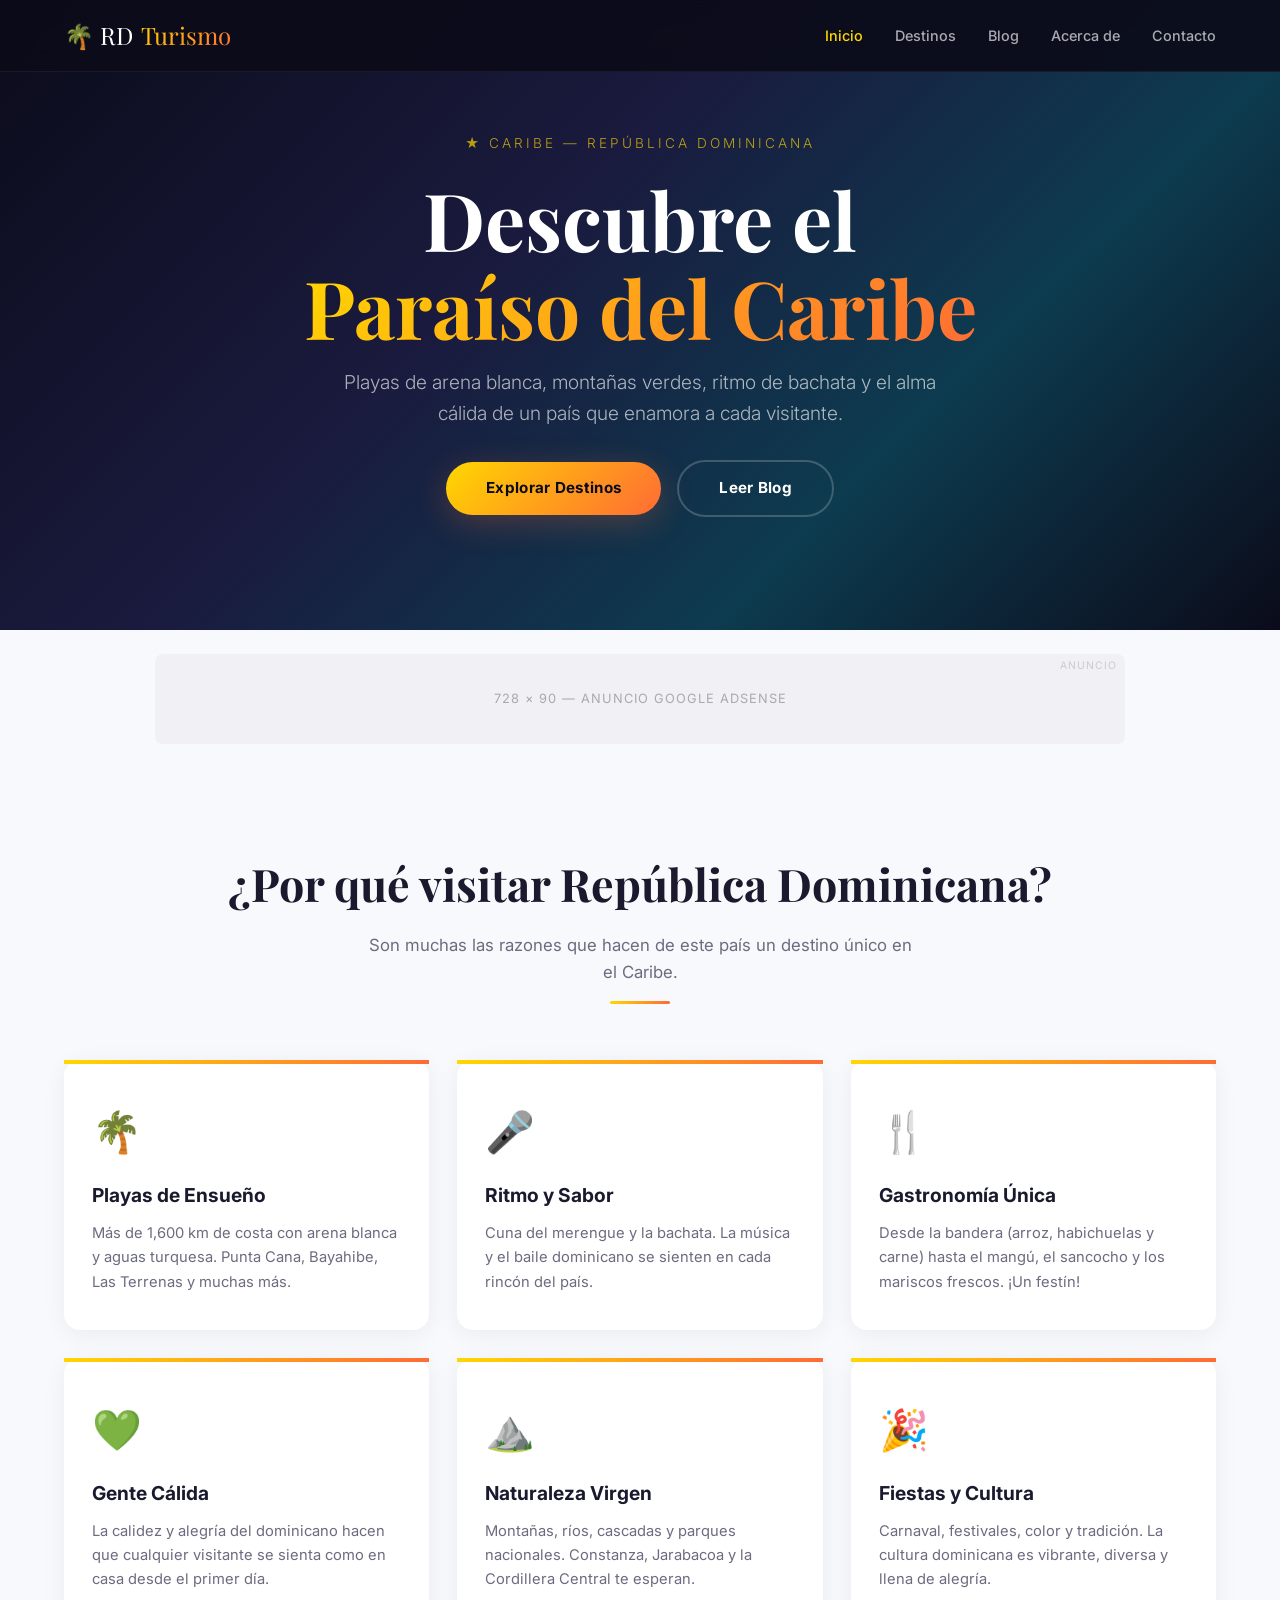
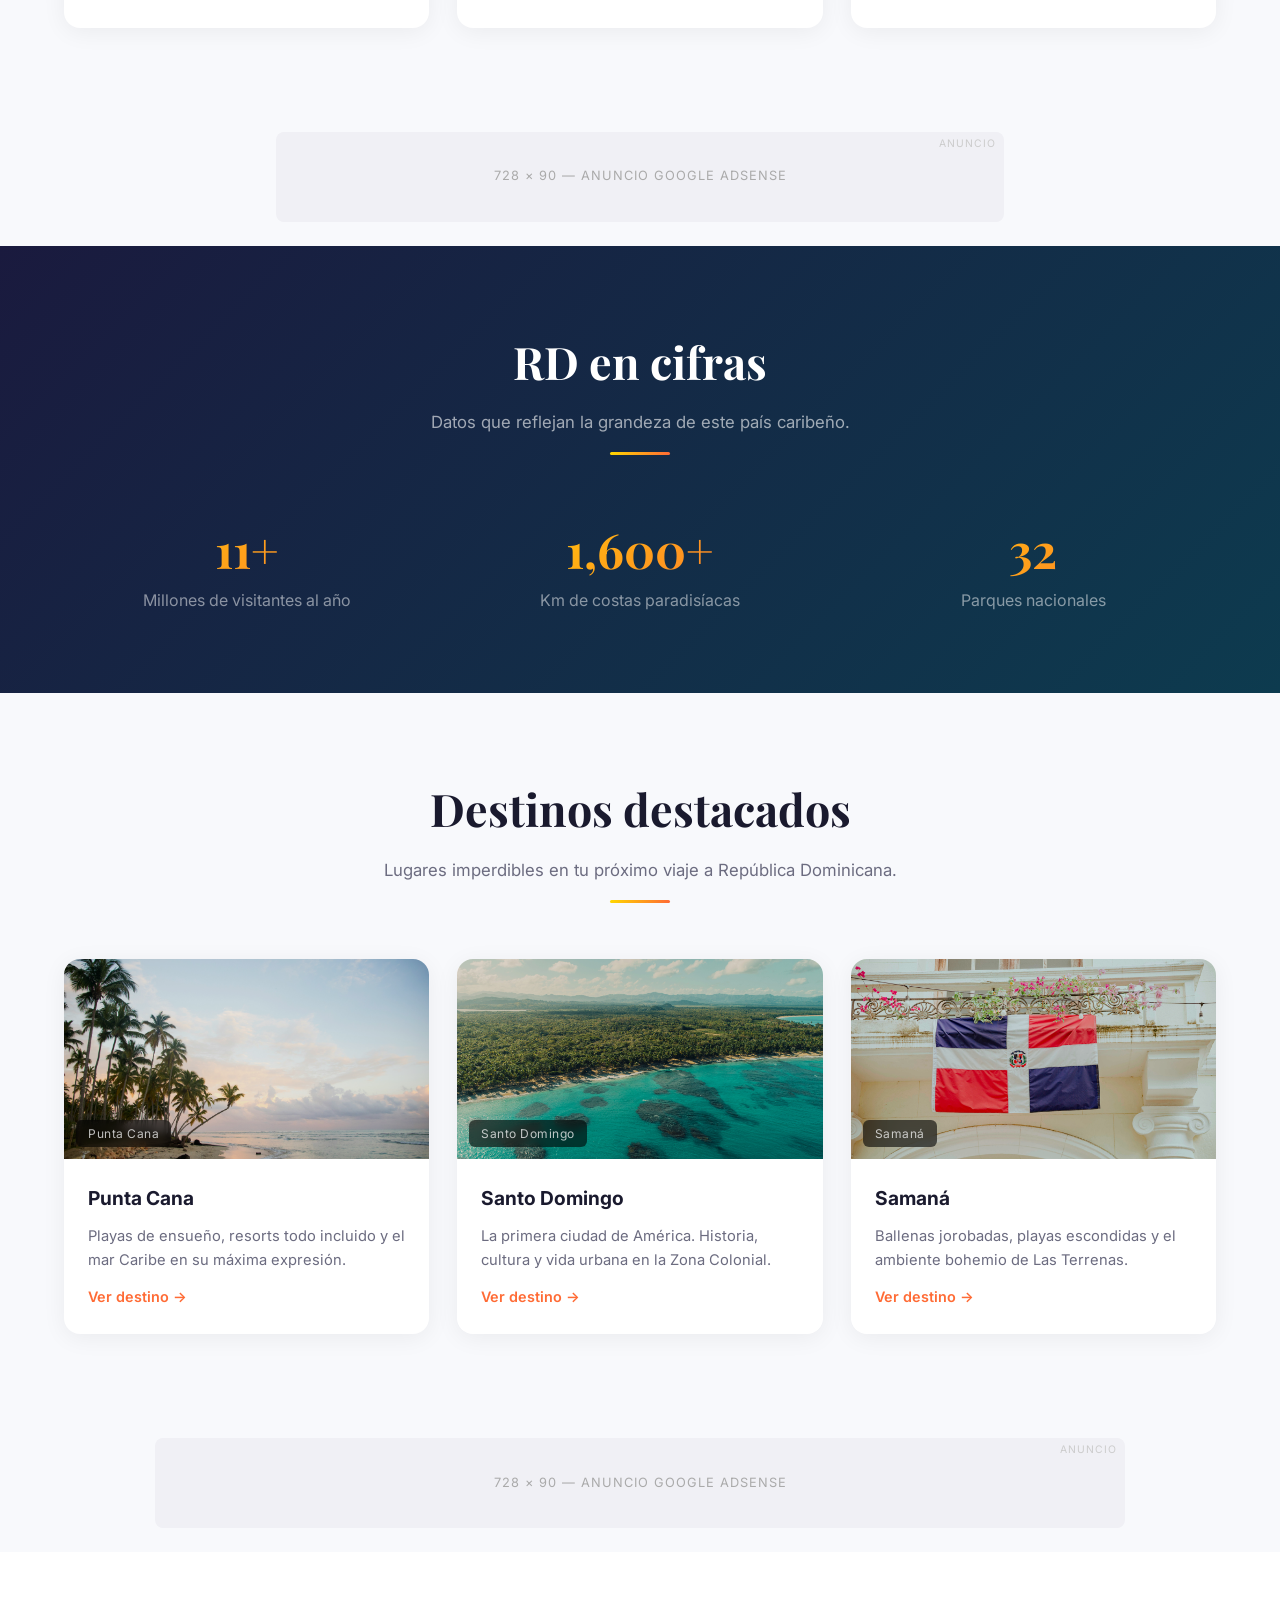
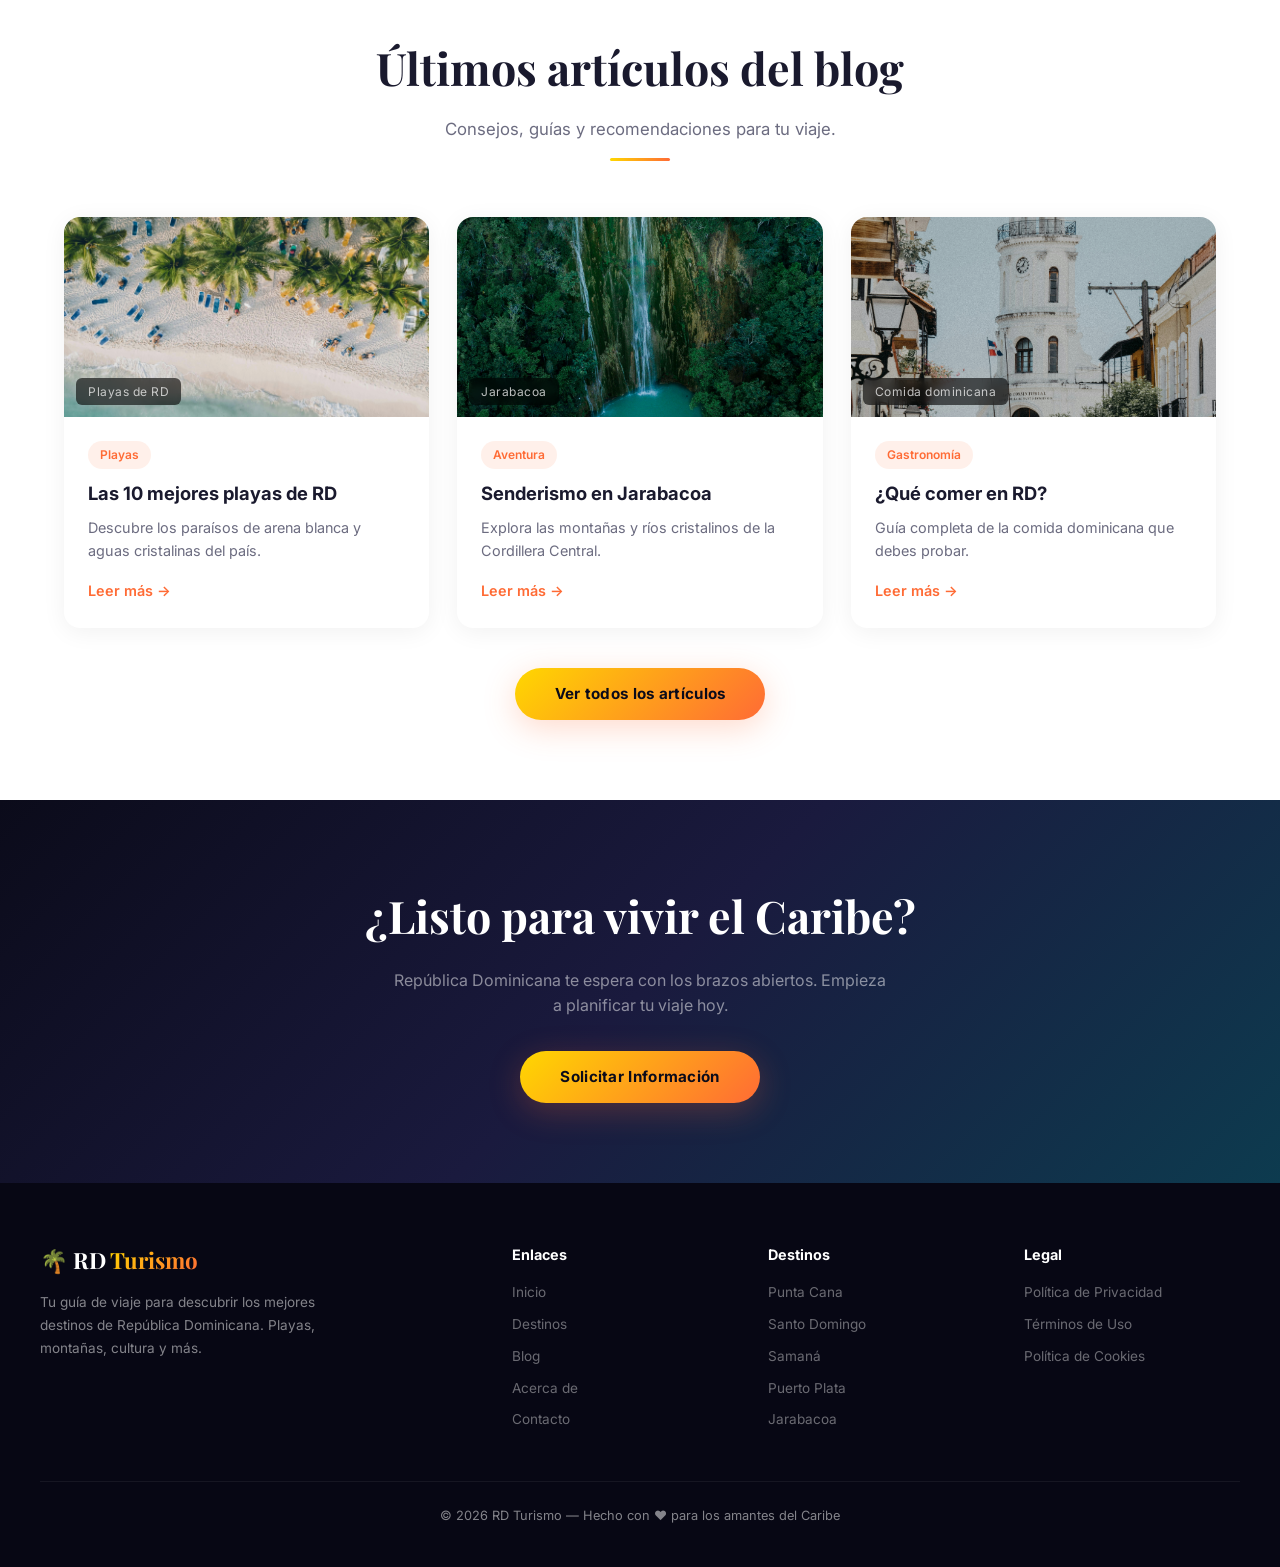
<file: index.html>
<!DOCTYPE html>
<html lang="es">
<head>
  <meta charset="UTF-8" />
  <meta name="viewport" content="width=device-width, initial-scale=1.0" />
  <title>Rep&uacute;blica Dominicana Turismo - El Para&iacute;so del Caribe</title>
  <meta name="description" content="Descubre Rep&uacute;blica Dominicana: playas de ensue&ntilde;o, cultura vibrante y aventura en el Caribe. Gu&iacute;a tur&iacute;stica con destinos, consejos y m&aacute;s." />
  <meta name="keywords" content="Rep&uacute;blica Dominicana, turismo, playas, Punta Cana, Santo Domingo, Saman&aacute;, viajes Caribe" />
  <link rel="preconnect" href="https://fonts.googleapis.com" />
  <link href="https://fonts.googleapis.com/css2?family=Playfair+Display:wght@400;700&family=Inter:wght@300;400;600;700&display=swap" rel="stylesheet" />
  <link rel="icon" type="image/svg+xml" href="img/favicon.svg" />
  <link rel="stylesheet" href="css/style.css" />
</head>
<body>

  <!-- HEADER -->
  <header class="header">
    <div class="container">
      <a href="index.html" class="logo">&#127796; RD <span>Turismo</span></a>
      <nav class="nav">
        <a href="index.html" class="active">Inicio</a>
        <a href="destinos.html">Destinos</a>
        <a href="blog/index.html">Blog</a>
        <a href="acerca.html">Acerca de</a>
        <a href="contacto.html">Contacto</a>
      </nav>
      <button class="hamburger" aria-label="Men&uacute;">
        <span></span><span></span><span></span>
      </button>
    </div>
  </header>

  <!-- HERO -->
  <section class="hero">
    <div>
      <p style="color: rgba(255,215,0,0.7); letter-spacing: 3px; text-transform: uppercase; font-size: 0.85rem; margin-bottom: 20px;">&#9733; Caribe &mdash; Rep&uacute;blica Dominicana</p>
      <h1>Descubre el<br /><span>Para&iacute;so del Caribe</span></h1>
      <p>Playas de arena blanca, monta&ntilde;as verdes, ritmo de bachata y el alma c&aacute;lida de un pa&iacute;s que enamora a cada visitante.</p>
      <a href="destinos.html" class="btn btn-primary">Explorar Destinos</a>
      <a href="blog/index.html" class="btn btn-outline" style="margin-left: 12px;">Leer Blog</a>
    </div>
  </section>

  <!-- AdSense - Banner after hero -->
  <div class="ad-container ad-leaderboard">
    <span class="ad-label">Anuncio</span>
    <span>728 &times; 90 &mdash; Anuncio Google AdSense</span>
  </div>

  <!-- RAZONES -->
  <section class="section">
    <div class="container">
      <div class="section-title">
        <h2>&#191;Por qu&eacute; visitar Rep&uacute;blica Dominicana?</h2>
        <p>Son muchas las razones que hacen de este pa&iacute;s un destino &uacute;nico en el Caribe.</p>
        <div class="line"></div>
      </div>
      <div class="grid-3">
        <div class="card card-top">
          <span class="card-icon">&#127796;</span>
          <h3>Playas de Ensue&ntilde;o</h3>
          <p>M&aacute;s de 1,600 km de costa con arena blanca y aguas turquesa. Punta Cana, Bayahibe, Las Terrenas y muchas m&aacute;s.</p>
        </div>
        <div class="card card-top">
          <span class="card-icon">&#127908;</span>
          <h3>Ritmo y Sabor</h3>
          <p>Cuna del merengue y la bachata. La m&uacute;sica y el baile dominicano se sienten en cada rinc&oacute;n del pa&iacute;s.</p>
        </div>
        <div class="card card-top">
          <span class="card-icon">&#127860;</span>
          <h3>Gastronom&iacute;a &Uacute;nica</h3>
          <p>Desde la bandera (arroz, habichuelas y carne) hasta el mang&uacute;, el sancocho y los mariscos frescos. &iexcl;Un fest&iacute;n!</p>
        </div>
        <div class="card card-top">
          <span class="card-icon">&#128154;</span>
          <h3>Gente C&aacute;lida</h3>
          <p>La calidez y alegr&iacute;a del dominicano hacen que cualquier visitante se sienta como en casa desde el primer d&iacute;a.</p>
        </div>
        <div class="card card-top">
          <span class="card-icon">&#9968;&#65039;</span>
          <h3>Naturaleza Virgen</h3>
          <p>Monta&ntilde;as, r&iacute;os, cascadas y parques nacionales. Constanza, Jarabacoa y la Cordillera Central te esperan.</p>
        </div>
        <div class="card card-top">
          <span class="card-icon">&#127881;</span>
          <h3>Fiestas y Cultura</h3>
          <p>Carnaval, festivales, color y tradici&oacute;n. La cultura dominicana es vibrante, diversa y llena de alegr&iacute;a.</p>
        </div>
      </div>
    </div>
  </section>

  <!-- AdSense - In-content ad -->
  <div class="ad-container ad-rectangle">
    <span class="ad-label">Anuncio</span>
    <span>728 &times; 90 &mdash; Anuncio Google AdSense</span>
  </div>

  <!-- STATS -->
  <section class="section" style="background: linear-gradient(135deg, #1a1a3e, #0d3b4f); color: #fff;">
    <div class="container">
      <div class="section-title light">
        <h2>RD en cifras</h2>
        <p>Datos que reflejan la grandeza de este pa&iacute;s caribe&ntilde;o.</p>
        <div class="line"></div>
      </div>
      <div class="grid-3" style="text-align: center;">
        <div>
          <h2 style="font-family: var(--font-serif); font-size: 3rem; background: linear-gradient(135deg, #ffd700, #ff6b35); -webkit-background-clip: text; -webkit-text-fill-color: transparent; background-clip: text;">
            <span data-count="11" data-suffix="+">0</span>
          </h2>
          <p style="color: rgba(255,255,255,0.5);">Millones de visitantes al a&ntilde;o</p>
        </div>
        <div>
          <h2 style="font-family: var(--font-serif); font-size: 3rem; background: linear-gradient(135deg, #ffd700, #ff6b35); -webkit-background-clip: text; -webkit-text-fill-color: transparent; background-clip: text;">
            <span data-count="1600" data-suffix="+">0</span>
          </h2>
          <p style="color: rgba(255,255,255,0.5);">Km de costas paradis&iacute;acas</p>
        </div>
        <div>
          <h2 style="font-family: var(--font-serif); font-size: 3rem; background: linear-gradient(135deg, #ffd700, #ff6b35); -webkit-background-clip: text; -webkit-text-fill-color: transparent; background-clip: text;">
            <span data-count="32">0</span>
          </h2>
          <p style="color: rgba(255,255,255,0.5);">Parques nacionales</p>
        </div>
      </div>
    </div>
  </section>

  <!-- DESTACADOS -->
  <section class="section">
    <div class="container">
      <div class="section-title">
        <h2>Destinos destacados</h2>
        <p>Lugares imperdibles en tu pr&oacute;ximo viaje a Rep&uacute;blica Dominicana.</p>
        <div class="line"></div>
      </div>
      <div class="grid-3">
        <div class="card" style="padding: 0; text-align: left;">
          <div class="img-placeholder" style="height: 200px; background-image: url('img/punta-cana.jpg');">
            <span class="img-label">Punta Cana</span>
          </div>
          <div style="padding: 24px;">
            <h3>Punta Cana</h3>
            <p style="margin-bottom: 12px;">Playas de ensue&ntilde;o, resorts todo incluido y el mar Caribe en su m&aacute;xima expresi&oacute;n.</p>
            <a href="destinos.html" style="color: #ff6b35; font-weight: 600; font-size: 0.9rem;">Ver destino &rarr;</a>
          </div>
        </div>
        <div class="card" style="padding: 0; text-align: left;">
          <div class="img-placeholder" style="height: 200px; background-image: url('img/santo-domingo.jpg');">
            <span class="img-label">Santo Domingo</span>
          </div>
          <div style="padding: 24px;">
            <h3>Santo Domingo</h3>
            <p style="margin-bottom: 12px;">La primera ciudad de Am&eacute;rica. Historia, cultura y vida urbana en la Zona Colonial.</p>
            <a href="destinos.html" style="color: #ff6b35; font-weight: 600; font-size: 0.9rem;">Ver destino &rarr;</a>
          </div>
        </div>
        <div class="card" style="padding: 0; text-align: left;">
          <div class="img-placeholder" style="height: 200px; background-image: url('img/samana.jpg');">
            <span class="img-label">Saman&aacute;</span>
          </div>
          <div style="padding: 24px;">
            <h3>Saman&aacute;</h3>
            <p style="margin-bottom: 12px;">Ballenas jorobadas, playas escondidas y el ambiente bohemio de Las Terrenas.</p>
            <a href="destinos.html" style="color: #ff6b35; font-weight: 600; font-size: 0.9rem;">Ver destino &rarr;</a>
          </div>
        </div>
      </div>
    </div>
  </section>

  <!-- AdSense - Banner -->
  <div class="ad-container ad-leaderboard">
    <span class="ad-label">Anuncio</span>
    <span>728 &times; 90 &mdash; Anuncio Google AdSense</span>
  </div>

  <!-- BLOG PREVIEW -->
  <section class="section" style="background: #fff;">
    <div class="container">
      <div class="section-title">
        <h2>&Uacute;ltimos art&iacute;culos del blog</h2>
        <p>Consejos, gu&iacute;as y recomendaciones para tu viaje.</p>
        <div class="line"></div>
      </div>
      <div class="grid-3">
        <article class="article-card">
          <div class="article-img img-placeholder" style="background-image: url('img/playas.jpg');">
            <span class="img-label">Playas de RD</span>
          </div>
          <div class="article-body">
            <span class="tag">Playas</span>
            <h3>Las 10 mejores playas de RD</h3>
            <p>Descubre los para&iacute;sos de arena blanca y aguas cristalinas del pa&iacute;s.</p>
            <a href="blog/playas-top-10.html" class="read-more">Leer m&aacute;s &rarr;</a>
          </div>
        </article>
        <article class="article-card">
          <div class="article-img img-placeholder" style="background-image: url('img/aventura.jpg');">
            <span class="img-label">Jarabacoa</span>
          </div>
          <div class="article-body">
            <span class="tag">Aventura</span>
            <h3>Senderismo en Jarabacoa</h3>
            <p>Explora las monta&ntilde;as y r&iacute;os cristalinos de la Cordillera Central.</p>
            <a href="blog/senderismo-jarabacoa.html" class="read-more">Leer m&aacute;s &rarr;</a>
          </div>
        </article>
        <article class="article-card">
          <div class="article-img img-placeholder" style="background-image: url('img/comida.jpg');">
            <span class="img-label">Comida dominicana</span>
          </div>
          <div class="article-body">
            <span class="tag">Gastronom&iacute;a</span>
            <h3>&iquest;Qu&eacute; comer en RD?</h3>
            <p>Gu&iacute;a completa de la comida dominicana que debes probar.</p>
            <a href="blog/comida-dominicana.html" class="read-more">Leer m&aacute;s &rarr;</a>
          </div>
        </article>
      </div>
      <div style="text-align: center; margin-top: 40px;">
        <a href="blog/index.html" class="btn btn-primary">Ver todos los art&iacute;culos</a>
      </div>
    </div>
  </section>

  <!-- CTA -->
  <section class="section" style="background: linear-gradient(135deg, #0b0b1a, #1a1a3e, #0d3b4f); text-align: center;">
    <div class="container">
      <h2 style="font-family: var(--font-serif); font-size: clamp(2rem, 4vw, 2.8rem); color: #fff; margin-bottom: 16px;">
        &iquest;Listo para vivir el Caribe?
      </h2>
      <p style="color: rgba(255,255,255,0.5); max-width: 500px; margin: 0 auto 32px;">
        Rep&uacute;blica Dominicana te espera con los brazos abiertos. Empieza a planificar tu viaje hoy.
      </p>
      <a href="contacto.html" class="btn btn-primary">Solicitar Informaci&oacute;n</a>
    </div>
  </section>

  <!-- FOOTER -->
  <footer class="footer">
    <div class="footer-grid">
      <div class="footer-brand">
        <h3>&#127796; RD <span>Turismo</span></h3>
        <p>Tu gu&iacute;a de viaje para descubrir los mejores destinos de Rep&uacute;blica Dominicana. Playas, monta&ntilde;as, cultura y m&aacute;s.</p>
      </div>
      <div class="footer-col">
        <h4>Enlaces</h4>
        <a href="index.html">Inicio</a>
        <a href="destinos.html">Destinos</a>
        <a href="blog/index.html">Blog</a>
        <a href="acerca.html">Acerca de</a>
        <a href="contacto.html">Contacto</a>
      </div>
      <div class="footer-col">
        <h4>Destinos</h4>
        <a href="destinos.html#punta-cana">Punta Cana</a>
        <a href="destinos.html#santo-domingo">Santo Domingo</a>
        <a href="destinos.html#samana">Saman&aacute;</a>
        <a href="destinos.html#puerto-plata">Puerto Plata</a>
        <a href="destinos.html#jarabacoa">Jarabacoa</a>
      </div>
      <div class="footer-col">
        <h4>Legal</h4>
        <a href="privacidad.html">Pol&iacute;tica de Privacidad</a>
        <a href="terminos.html">T&eacute;rminos de Uso</a>
        <a href="privacidad.html#cookies">Pol&iacute;tica de Cookies</a>
      </div>
    </div>
    <div class="footer-bottom">
      &copy; 2026 RD Turismo &mdash; Hecho con &#9829; para los amantes del Caribe
    </div>
  </footer>

  <script src="js/main.js"></script>
</body>
</html>
</file>
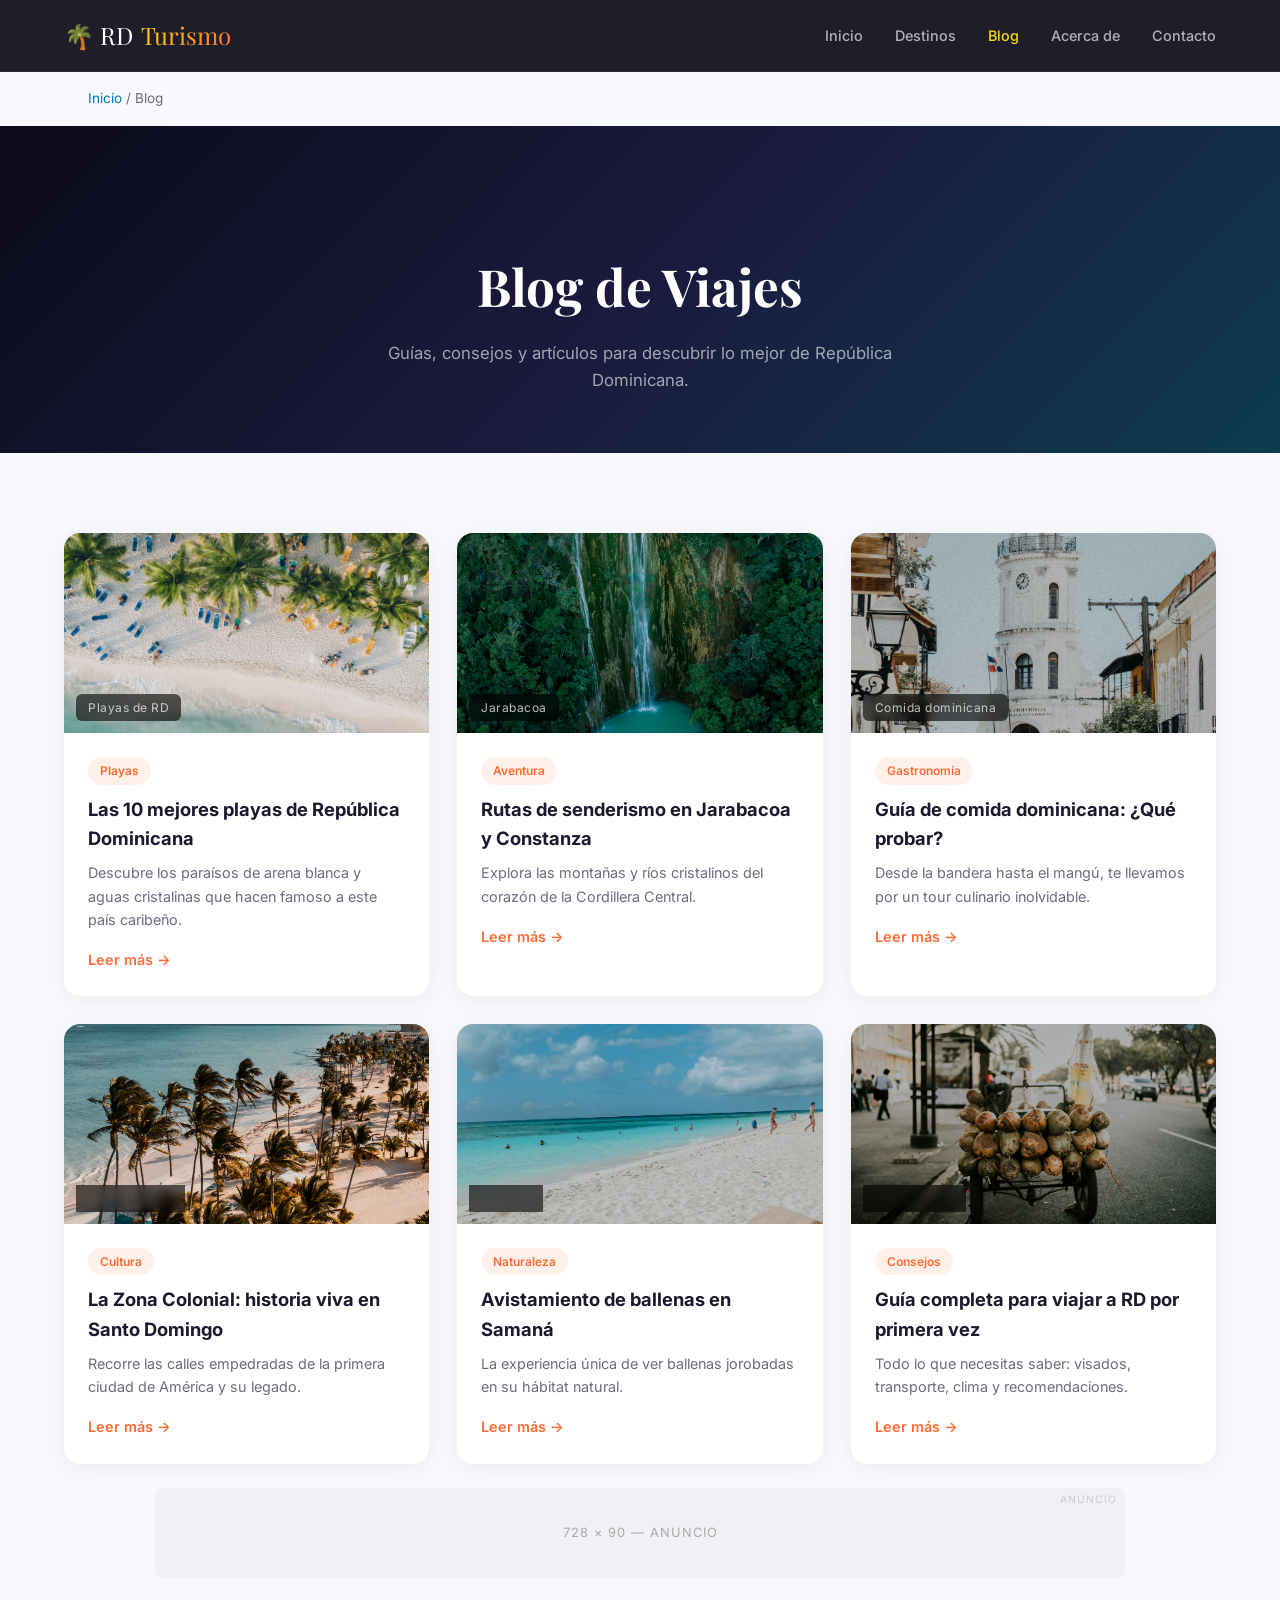
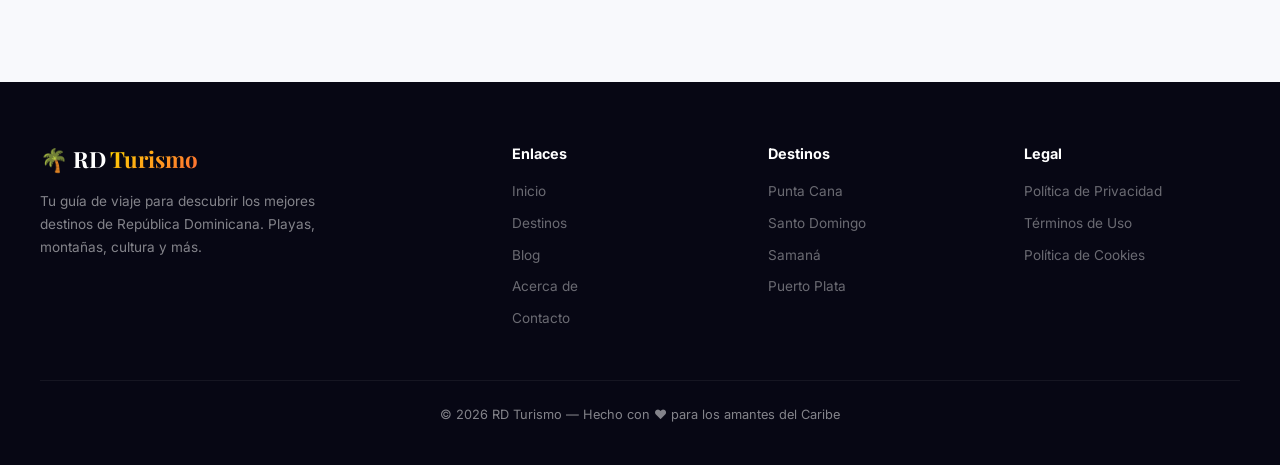
<file: blog/index.html>
<!DOCTYPE html>
<html lang="es">
<head>
  <meta charset="UTF-8" />
  <meta name="viewport" content="width=device-width, initial-scale=1.0" />
  <title>Blog de Turismo - Rep&uacute;blica Dominicana</title>
  <meta name="description" content="Blog con gu&iacute;as, consejos y art&iacute;culos sobre turismo en Rep&uacute;blica Dominicana. Playas, cultura, gastronom&iacute;a y m&aacute;s." />
  <link rel="preconnect" href="https://fonts.googleapis.com" />
  <link href="https://fonts.googleapis.com/css2?family=Playfair+Display:wght@400;700&family=Inter:wght@300;400;600;700&display=swap" rel="stylesheet" />
  <link rel="icon" type="image/svg+xml" href="../css/style.css" />
    <link rel="icon" type="image/svg+xml" href="../img/favicon.svg" />
  <link rel="stylesheet" href="../css/style.css" />
</head>
<body>

  <!-- HEADER -->
  <header class="header">
    <div class="container">
      <a href="../index.html" class="logo">&#127796; RD <span>Turismo</span></a>
      <nav class="nav">
        <a href="../index.html">Inicio</a>
        <a href="../destinos.html">Destinos</a>
        <a href="index.html" class="active">Blog</a>
        <a href="../acerca.html">Acerca de</a>
        <a href="../contacto.html">Contacto</a>
      </nav>
      <button class="hamburger" aria-label="Men&uacute;">
        <span></span><span></span><span></span>
      </button>
    </div>
  </header>

  <!-- BREADCRUMB -->
  <div class="breadcrumb" style="padding-top: 88px;">
    <div class="container">
      <a href="../index.html">Inicio</a> / Blog
    </div>
  </div>

  <!-- PAGE HEADER -->
  <section class="page-header">
    <h1>Blog de Viajes</h1>
    <p>Gu&iacute;as, consejos y art&iacute;culos para descubrir lo mejor de Rep&uacute;blica Dominicana.</p>
  </section>

  <!-- BLOG LIST -->
  <section class="section">
    <div class="container">
      <div class="grid-3">

        <article class="article-card">
          <div class="article-img img-placeholder" style="background-image: url('../img/playas.jpg');">
            <span class="img-label">Playas de RD</span>
          </div>
          <div class="article-body">
            <span class="tag">Playas</span>
            <h3>Las 10 mejores playas de Rep&uacute;blica Dominicana</h3>
            <p>Descubre los para&iacute;sos de arena blanca y aguas cristalinas que hacen famoso a este pa&iacute;s caribe&ntilde;o.</p>
            <a href="playas-top-10.html" class="read-more">Leer m&aacute;s &rarr;</a>
          </div>
        </article>

        <article class="article-card">
          <div class="article-img img-placeholder" style="background-image: url('../img/aventura.jpg');">
            <span class="img-label">Jarabacoa</span>
          </div>
          <div class="article-body">
            <span class="tag">Aventura</span>
            <h3>Rutas de senderismo en Jarabacoa y Constanza</h3>
            <p>Explora las monta&ntilde;as y r&iacute;os cristalinos del coraz&oacute;n de la Cordillera Central.</p>
            <a href="senderismo-jarabacoa.html" class="read-more">Leer m&aacute;s &rarr;</a>
          </div>
        </article>

        <article class="article-card">
          <div class="article-img img-placeholder" style="background-image: url('../img/comida.jpg');">
            <span class="img-label">Comida dominicana</span>
          </div>
          <div class="article-body">
            <span class="tag">Gastronom&iacute;a</span>
            <h3>Gu&iacute;a de comida dominicana: &iquest;Qu&eacute; probar?</h3>
            <p>Desde la bandera hasta el mang&uacute;, te llevamos por un tour culinario inolvidable.</p>
            <a href="comida-dominicana.html" class="read-more">Leer m&aacute;s &rarr;</a>
          </div>
        </article>

        <article class="article-card">
          <div class="article-img img-placeholder" style="background-image: url('../img/cultura.jpg');">
            <span class="img-label">Zona Colonial</span>
          </div>
          <div class="article-body">
            <span class="tag">Cultura</span>
            <h3>La Zona Colonial: historia viva en Santo Domingo</h3>
            <p>Recorre las calles empedradas de la primera ciudad de Am&eacute;rica y su legado.</p>
            <a href="zona-colonial.html" class="read-more">Leer m&aacute;s &rarr;</a>
          </div>
        </article>

        <article class="article-card">
          <div class="article-img img-placeholder" style="background-image: url('../img/naturaleza.jpg');">
            <span class="img-label">Saman&aacute;</span>
          </div>
          <div class="article-body">
            <span class="tag">Naturaleza</span>
            <h3>Avistamiento de ballenas en Saman&aacute;</h3>
            <p>La experiencia &uacute;nica de ver ballenas jorobadas en su h&aacute;bitat natural.</p>
            <a href="ballenas-samana.html" class="read-more">Leer m&aacute;s &rarr;</a>
          </div>
        </article>

        <article class="article-card">
          <div class="article-img img-placeholder" style="background-image: url('../img/guia-viaje.jpg');">
            <span class="img-label">Gu&iacute;a de viaje</span>
          </div>
          <div class="article-body">
            <span class="tag">Consejos</span>
            <h3>Gu&iacute;a completa para viajar a RD por primera vez</h3>
            <p>Todo lo que necesitas saber: visados, transporte, clima y recomendaciones.</p>
            <a href="guia-primer-viaje.html" class="read-more">Leer m&aacute;s &rarr;</a>
          </div>
        </article>

      </div>

      <div class="ad-container ad-leaderboard">
        <span class="ad-label">Anuncio</span>
        <span>728 &times; 90 &mdash; Anuncio</span>
      </div>

    </div>
  </section>

  <!-- FOOTER -->
  <footer class="footer">
    <div class="footer-grid">
      <div class="footer-brand">
        <h3>&#127796; RD <span>Turismo</span></h3>
        <p>Tu gu&iacute;a de viaje para descubrir los mejores destinos de Rep&uacute;blica Dominicana. Playas, monta&ntilde;as, cultura y m&aacute;s.</p>
      </div>
      <div class="footer-col">
        <h4>Enlaces</h4>
        <a href="../index.html">Inicio</a>
        <a href="../destinos.html">Destinos</a>
        <a href="index.html">Blog</a>
        <a href="../acerca.html">Acerca de</a>
        <a href="../contacto.html">Contacto</a>
      </div>
      <div class="footer-col">
        <h4>Destinos</h4>
        <a href="../destinos.html#punta-cana">Punta Cana</a>
        <a href="../destinos.html#santo-domingo">Santo Domingo</a>
        <a href="../destinos.html#samana">Saman&aacute;</a>
        <a href="../destinos.html#puerto-plata">Puerto Plata</a>
      </div>
      <div class="footer-col">
        <h4>Legal</h4>
        <a href="../privacidad.html">Pol&iacute;tica de Privacidad</a>
        <a href="../terminos.html">T&eacute;rminos de Uso</a>
        <a href="../privacidad.html#cookies">Pol&iacute;tica de Cookies</a>
      </div>
    </div>
    <div class="footer-bottom">
      &copy; 2026 RD Turismo &mdash; Hecho con &#9829; para los amantes del Caribe
    </div>
  </footer>

  <script src="../js/main.js"></script>
</body>
</html>
</file>
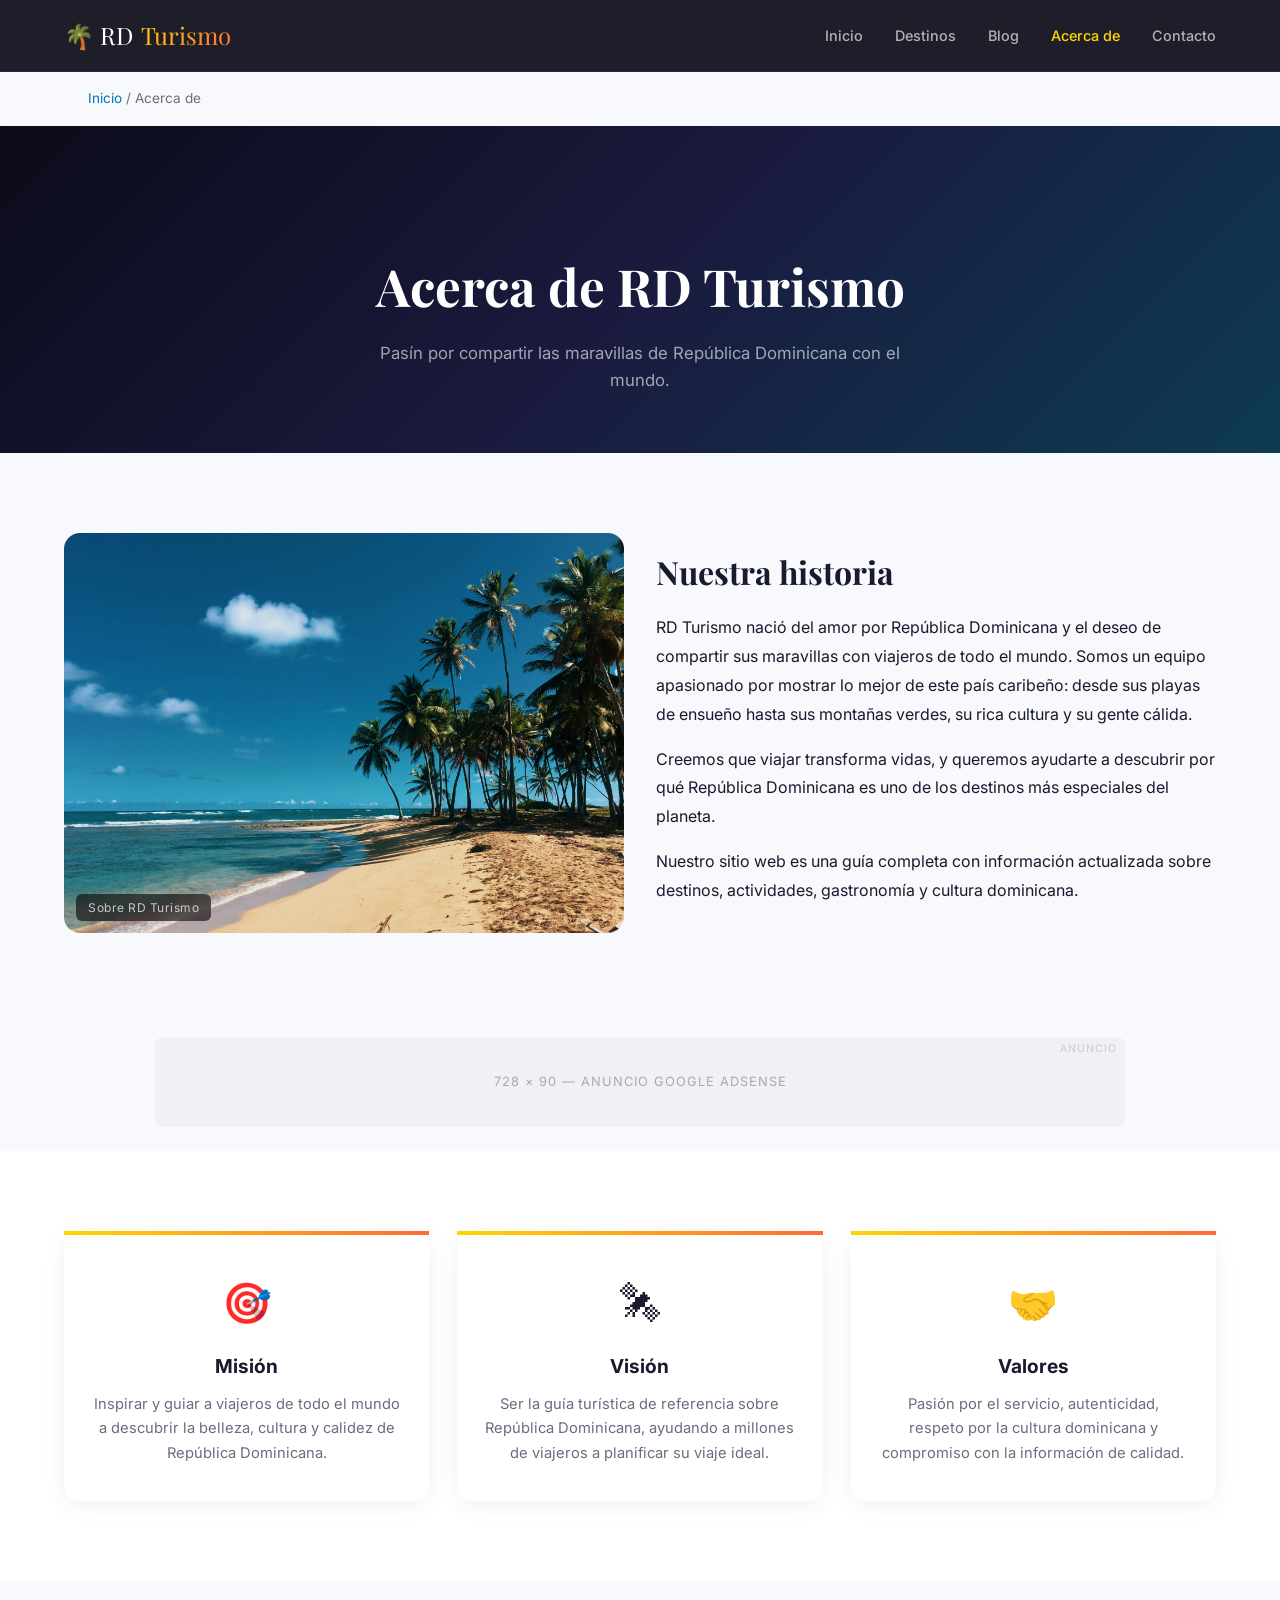
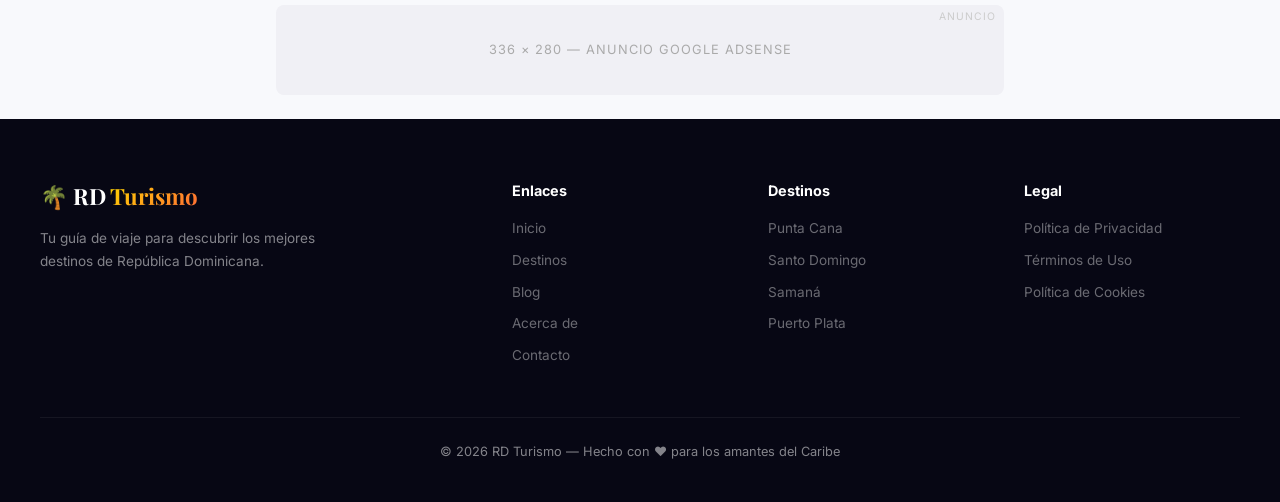
<file: acerca.html>
<!DOCTYPE html>
<html lang="es">
<head>
  <meta charset="UTF-8" />
  <meta name="viewport" content="width=device-width, initial-scale=1.0" />
  <title>Acerca de - RD Turismo</title>
  <meta name="description" content="Conoce m&aacute;s sobre RD Turismo, tu gu&iacute;a de viaje para descubrir Rep&uacute;blica Dominicana." />
  <link rel="preconnect" href="https://fonts.googleapis.com" />
  <link href="https://fonts.googleapis.com/css2?family=Playfair+Display:wght@400;700&family=Inter:wght@300;400;600;700&display=swap" rel="stylesheet" />
  <link rel="icon" type="image/svg+xml" href="img/favicon.svg" />
  <link rel="stylesheet" href="css/style.css" />
</head>
<body>

  <!-- HEADER -->
  <header class="header">
    <div class="container">
      <a href="index.html" class="logo">&#127796; RD <span>Turismo</span></a>
      <nav class="nav">
        <a href="index.html">Inicio</a>
        <a href="destinos.html">Destinos</a>
        <a href="blog/index.html">Blog</a>
        <a href="acerca.html" class="active">Acerca de</a>
        <a href="contacto.html">Contacto</a>
      </nav>
      <button class="hamburger" aria-label="Men&uacute;">
        <span></span><span></span><span></span>
      </button>
    </div>
  </header>

  <!-- BREADCRUMB -->
  <div class="breadcrumb" style="padding-top: 88px;">
    <div class="container">
      <a href="index.html">Inicio</a> / Acerca de
    </div>
  </div>

  <!-- PAGE HEADER -->
  <section class="page-header">
    <h1>Acerca de RD Turismo</h1>
    <p>Pas&iacute;n por compartir las maravillas de Rep&uacute;blica Dominicana con el mundo.</p>
  </section>

  <section class="section">
    <div class="container">
      <div class="grid-2" style="align-items: center;">
        <div class="img-placeholder" style="height: 400px; border-radius: 16px; background-image: url('img/acerca.jpg');">
            <span class="img-label">Sobre RD Turismo</span>
          </div>
        <div>
          <h2 style="font-family: var(--font-serif); font-size: 2rem; margin-bottom: 16px;">Nuestra historia</h2>
          <p style="margin-bottom: 16px; line-height: 1.8;">RD Turismo naci&oacute; del amor por Rep&uacute;blica Dominicana y el deseo de compartir sus maravillas con viajeros de todo el mundo. Somos un equipo apasionado por mostrar lo mejor de este pa&iacute;s caribe&ntilde;o: desde sus playas de ensue&ntilde;o hasta sus monta&ntilde;as verdes, su rica cultura y su gente c&aacute;lida.</p>
          <p style="margin-bottom: 16px; line-height: 1.8;">Creemos que viajar transforma vidas, y queremos ayudarte a descubrir por qu&eacute; Rep&uacute;blica Dominicana es uno de los destinos m&aacute;s especiales del planeta.</p>
          <p style="margin-bottom: 16px; line-height: 1.8;">Nuestro sitio web es una gu&iacute;a completa con informaci&oacute;n actualizada sobre destinos, actividades, gastronom&iacute;a y cultura dominicana.</p>
        </div>
      </div>
    </div>
  </section>

  <!-- AdSense -->
  <div class="ad-container ad-leaderboard">
    <span class="ad-label">Anuncio</span>
    <span>728 &times; 90 &mdash; Anuncio Google AdSense</span>
  </div>

  <!-- MISION / VISION -->
  <section class="section" style="background: #fff;">
    <div class="container">
      <div class="grid-3">
        <div class="card card-top" style="text-align: center;">
          <span class="card-icon">&#127919;</span>
          <h3>Misi&oacute;n</h3>
          <p>Inspirar y guiar a viajeros de todo el mundo a descubrir la belleza, cultura y calidez de Rep&uacute;blica Dominicana.</p>
        </div>
        <div class="card card-top" style="text-align: center;">
          <span class="card-icon">&#128752;</span>
          <h3>Visi&oacute;n</h3>
          <p>Ser la gu&iacute;a tur&iacute;stica de referencia sobre Rep&uacute;blica Dominicana, ayudando a millones de viajeros a planificar su viaje ideal.</p>
        </div>
        <div class="card card-top" style="text-align: center;">
          <span class="card-icon">&#129309;</span>
          <h3>Valores</h3>
          <p>Pasi&oacute;n por el servicio, autenticidad, respeto por la cultura dominicana y compromiso con la informaci&oacute;n de calidad.</p>
        </div>
      </div>
    </div>
  </section>

  <!-- AdSense -->
  <div class="ad-container ad-rectangle">
    <span class="ad-label">Anuncio</span>
    <span>336 &times; 280 &mdash; Anuncio Google AdSense</span>
  </div>

  <!-- FOOTER -->
  <footer class="footer">
    <div class="footer-grid">
      <div class="footer-brand">
        <h3>&#127796; RD <span>Turismo</span></h3>
        <p>Tu gu&iacute;a de viaje para descubrir los mejores destinos de Rep&uacute;blica Dominicana.</p>
      </div>
      <div class="footer-col">
        <h4>Enlaces</h4>
        <a href="index.html">Inicio</a>
        <a href="destinos.html">Destinos</a>
        <a href="blog/index.html">Blog</a>
        <a href="acerca.html">Acerca de</a>
        <a href="contacto.html">Contacto</a>
      </div>
      <div class="footer-col">
        <h4>Destinos</h4>
        <a href="destinos.html#punta-cana">Punta Cana</a>
        <a href="destinos.html#santo-domingo">Santo Domingo</a>
        <a href="destinos.html#samana">Saman&aacute;</a>
        <a href="destinos.html#puerto-plata">Puerto Plata</a>
      </div>
      <div class="footer-col">
        <h4>Legal</h4>
        <a href="privacidad.html">Pol&iacute;tica de Privacidad</a>
        <a href="terminos.html">T&eacute;rminos de Uso</a>
        <a href="privacidad.html#cookies">Pol&iacute;tica de Cookies</a>
      </div>
    </div>
    <div class="footer-bottom">
      &copy; 2026 RD Turismo &mdash; Hecho con &#9829; para los amantes del Caribe
    </div>
  </footer>

  <script src="js/main.js"></script>
</body>
</html>
</file>
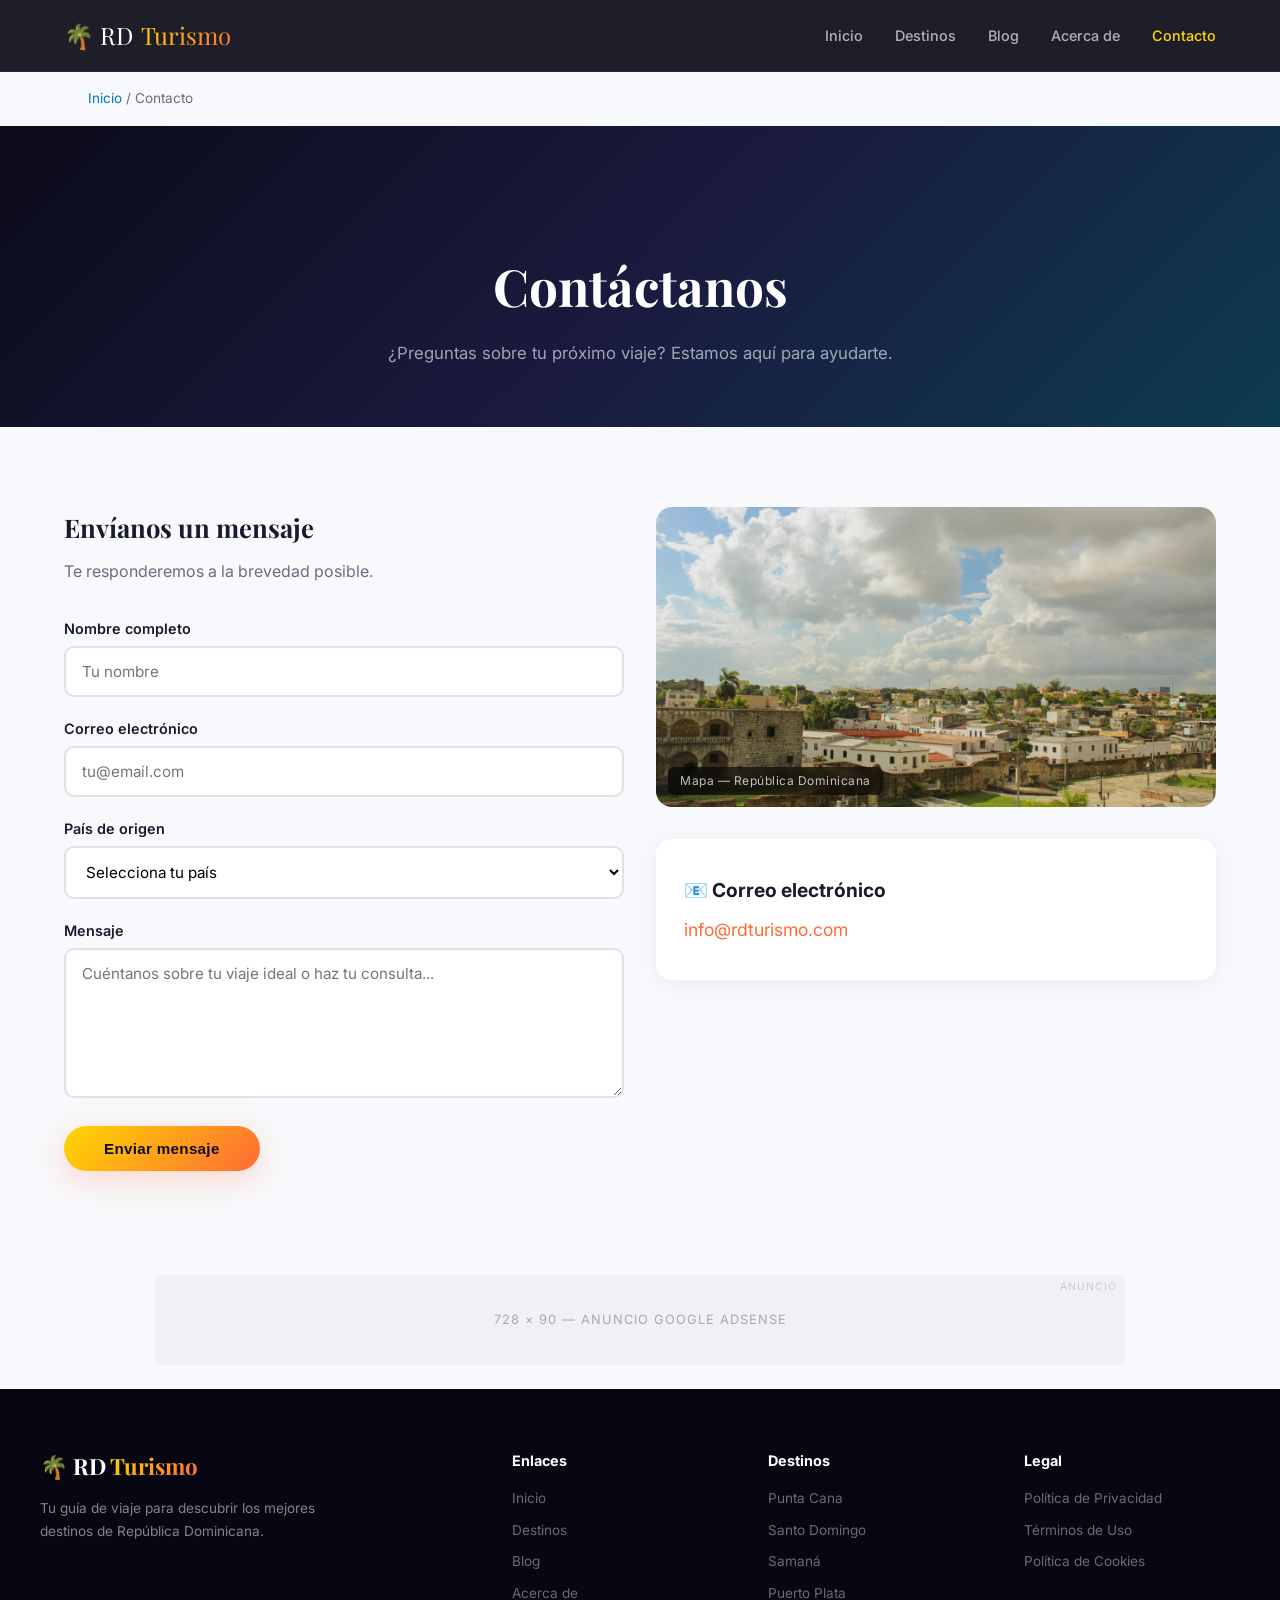
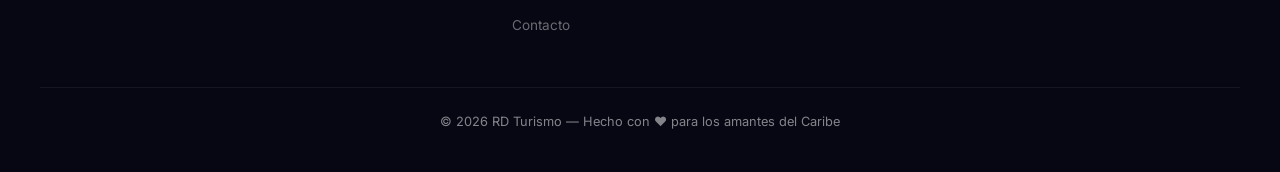
<file: contacto.html>
<!DOCTYPE html>
<html lang="es">
<head>
  <meta charset="UTF-8" />
  <meta name="viewport" content="width=device-width, initial-scale=1.0" />
  <title>Contacto - RD Turismo</title>
  <meta name="description" content="Contacta con RD Turismo para recibir informaci&oacute;n sobre viajes a Rep&uacute;blica Dominicana." />
  <link rel="preconnect" href="https://fonts.googleapis.com" />
  <link href="https://fonts.googleapis.com/css2?family=Playfair+Display:wght@400;700&family=Inter:wght@300;400;600;700&display=swap" rel="stylesheet" />
  <link rel="icon" type="image/svg+xml" href="img/favicon.svg" />
  <link rel="stylesheet" href="css/style.css" />
</head>
<body>

  <!-- HEADER -->
  <header class="header">
    <div class="container">
      <a href="index.html" class="logo">&#127796; RD <span>Turismo</span></a>
      <nav class="nav">
        <a href="index.html">Inicio</a>
        <a href="destinos.html">Destinos</a>
        <a href="blog/index.html">Blog</a>
        <a href="acerca.html">Acerca de</a>
        <a href="contacto.html" class="active">Contacto</a>
      </nav>
      <button class="hamburger" aria-label="Men&uacute;">
        <span></span><span></span><span></span>
      </button>
    </div>
  </header>

  <!-- BREADCRUMB -->
  <div class="breadcrumb" style="padding-top: 88px;">
    <div class="container">
      <a href="index.html">Inicio</a> / Contacto
    </div>
  </div>

  <!-- PAGE HEADER -->
  <section class="page-header">
    <h1>Cont&aacute;ctanos</h1>
    <p>&iquest;Preguntas sobre tu pr&oacute;ximo viaje? Estamos aqu&iacute; para ayudarte.</p>
  </section>

  <section class="section">
    <div class="container">
      <div class="grid-2" style="align-items: start;">
        <!-- Form -->
        <div>
          <h2 style="font-family: var(--font-serif); font-size: 1.6rem; margin-bottom: 12px;">Env&iacute;anos un mensaje</h2>
          <p style="color: #6c6c80; margin-bottom: 32px;">Te responderemos a la brevedad posible.</p>
          <form class="contact-form" action="#" method="post">
            <div class="form-group">
              <label for="nombre">Nombre completo</label>
              <input type="text" id="nombre" name="nombre" required placeholder="Tu nombre" />
            </div>
            <div class="form-group">
              <label for="email">Correo electr&oacute;nico</label>
              <input type="email" id="email" name="email" required placeholder="tu@email.com" />
            </div>
            <div class="form-group">
              <label for="pais">Pa&iacute;s de origen</label>
              <select id="pais" name="pais">
                <option value="">Selecciona tu pa&iacute;s</option>
                <option value="US">Estados Unidos</option>
                <option value="ES">Espa&ntilde;a</option>
                <option value="MX">M&eacute;xico</option>
                <option value="CO">Colombia</option>
                <option value="AR">Argentina</option>
                <option value="FR">Francia</option>
                <option value="DE">Alemania</option>
                <option value="IT">Italia</option>
                <option value="UK">Reino Unido</option>
                <option value="CA">Canad&aacute;</option>
                <option value="BR">Brasil</option>
                <option value="OT">Otro</option>
              </select>
            </div>
            <div class="form-group">
              <label for="mensaje">Mensaje</label>
              <textarea id="mensaje" name="mensaje" required placeholder="Cu&eacute;ntanos sobre tu viaje ideal o haz tu consulta..."></textarea>
            </div>
            <button type="submit" class="btn btn-primary">Enviar mensaje</button>
          </form>
        </div>

        <!-- Info -->
        <div>
          <div class="img-placeholder" style="height: 300px; border-radius: 16px; margin-bottom: 32px; background-image: url('img/mapa.jpg');">
            <span class="img-label">Mapa &mdash; Rep&uacute;blica Dominicana</span>
          </div>

          <div class="card">
            <h3>&#128231; Correo electr&oacute;nico</h3>
            <p style="color: #ff6b35; font-size: 1.1rem;">info@rdturismo.com</p>
          </div>
        </div>
      </div>
    </div>
  </section>

  <!-- AdSense -->
  <div class="ad-container ad-leaderboard">
    <span class="ad-label">Anuncio</span>
    <span>728 &times; 90 &mdash; Anuncio Google AdSense</span>
  </div>

  <!-- FOOTER -->
  <footer class="footer">
    <div class="footer-grid">
      <div class="footer-brand">
        <h3>&#127796; RD <span>Turismo</span></h3>
        <p>Tu gu&iacute;a de viaje para descubrir los mejores destinos de Rep&uacute;blica Dominicana.</p>
      </div>
      <div class="footer-col">
        <h4>Enlaces</h4>
        <a href="index.html">Inicio</a>
        <a href="destinos.html">Destinos</a>
        <a href="blog/index.html">Blog</a>
        <a href="acerca.html">Acerca de</a>
        <a href="contacto.html">Contacto</a>
      </div>
      <div class="footer-col">
        <h4>Destinos</h4>
        <a href="destinos.html#punta-cana">Punta Cana</a>
        <a href="destinos.html#santo-domingo">Santo Domingo</a>
        <a href="destinos.html#samana">Saman&aacute;</a>
        <a href="destinos.html#puerto-plata">Puerto Plata</a>
      </div>
      <div class="footer-col">
        <h4>Legal</h4>
        <a href="privacidad.html">Pol&iacute;tica de Privacidad</a>
        <a href="terminos.html">T&eacute;rminos de Uso</a>
        <a href="privacidad.html#cookies">Pol&iacute;tica de Cookies</a>
      </div>
    </div>
    <div class="footer-bottom">
      &copy; 2026 RD Turismo &mdash; Hecho con &#9829; para los amantes del Caribe
    </div>
  </footer>

  <script src="js/main.js"></script>
</body>
</html>
</file>
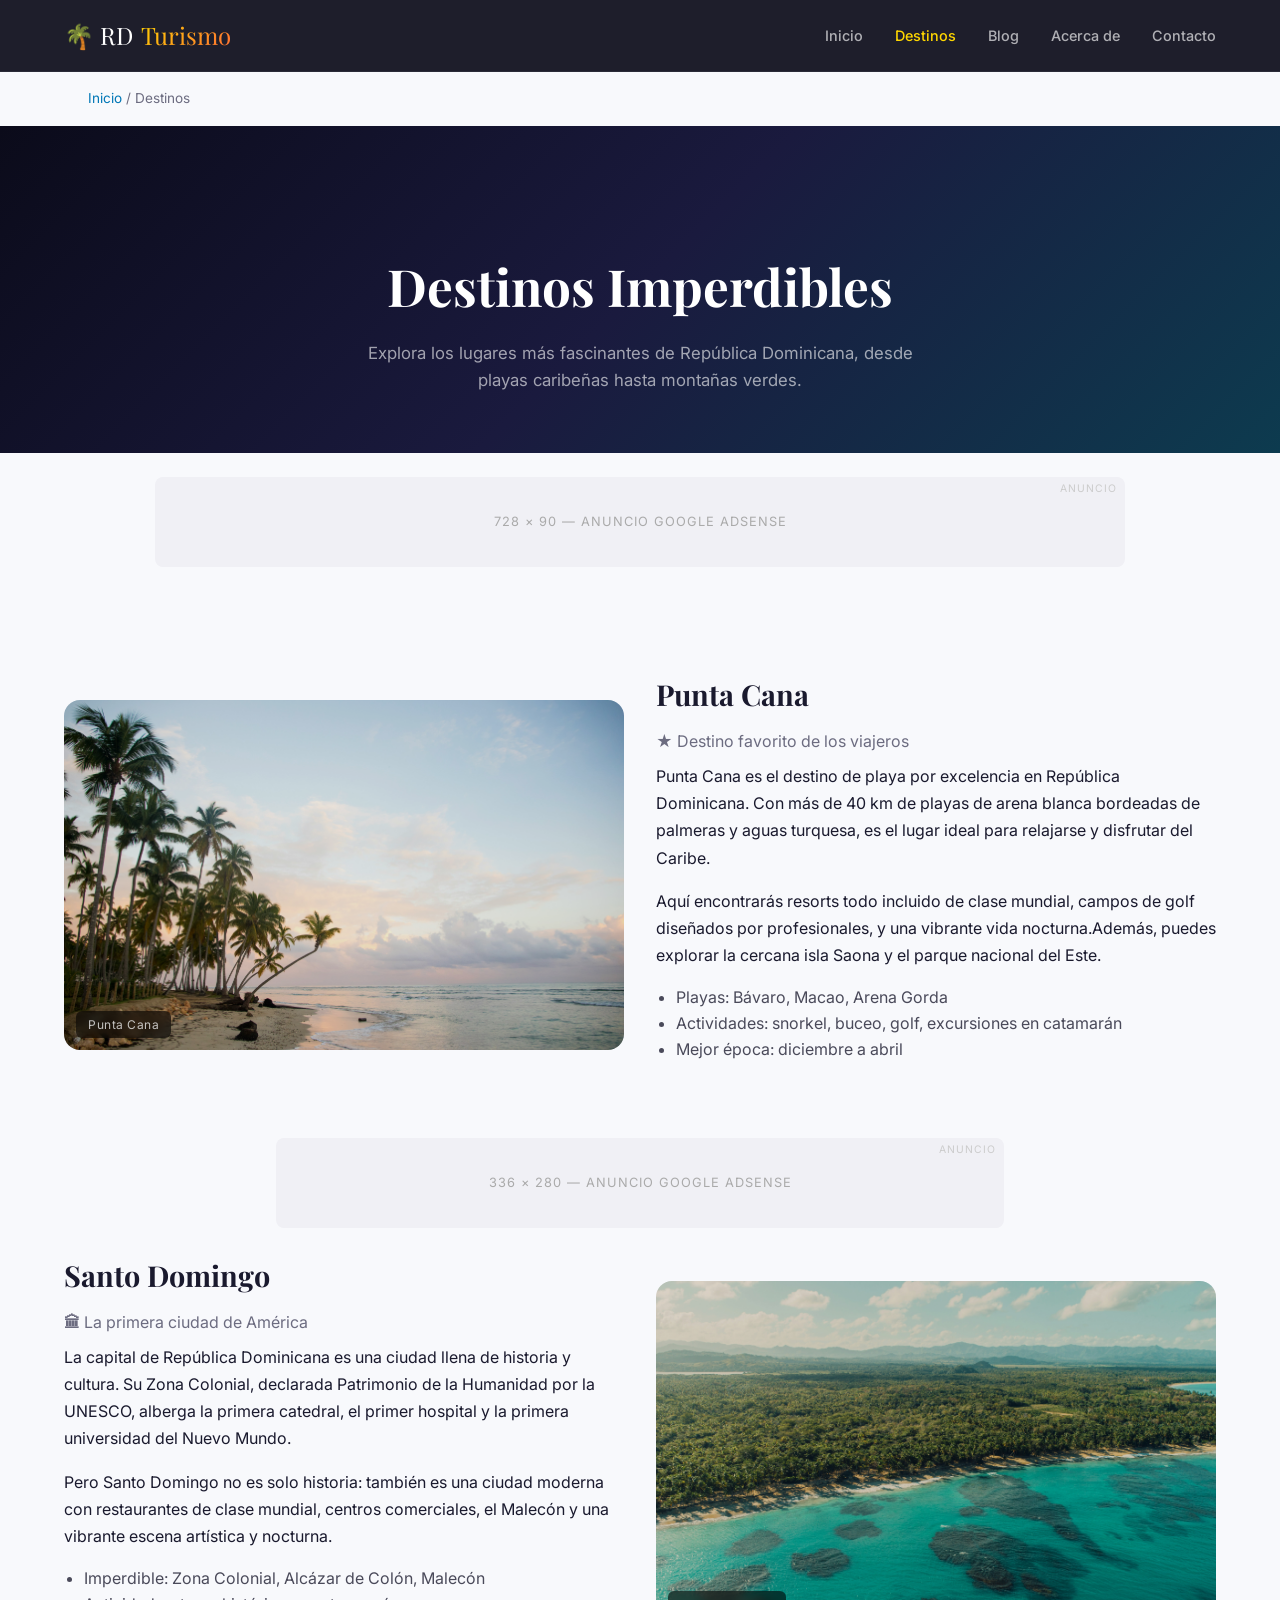
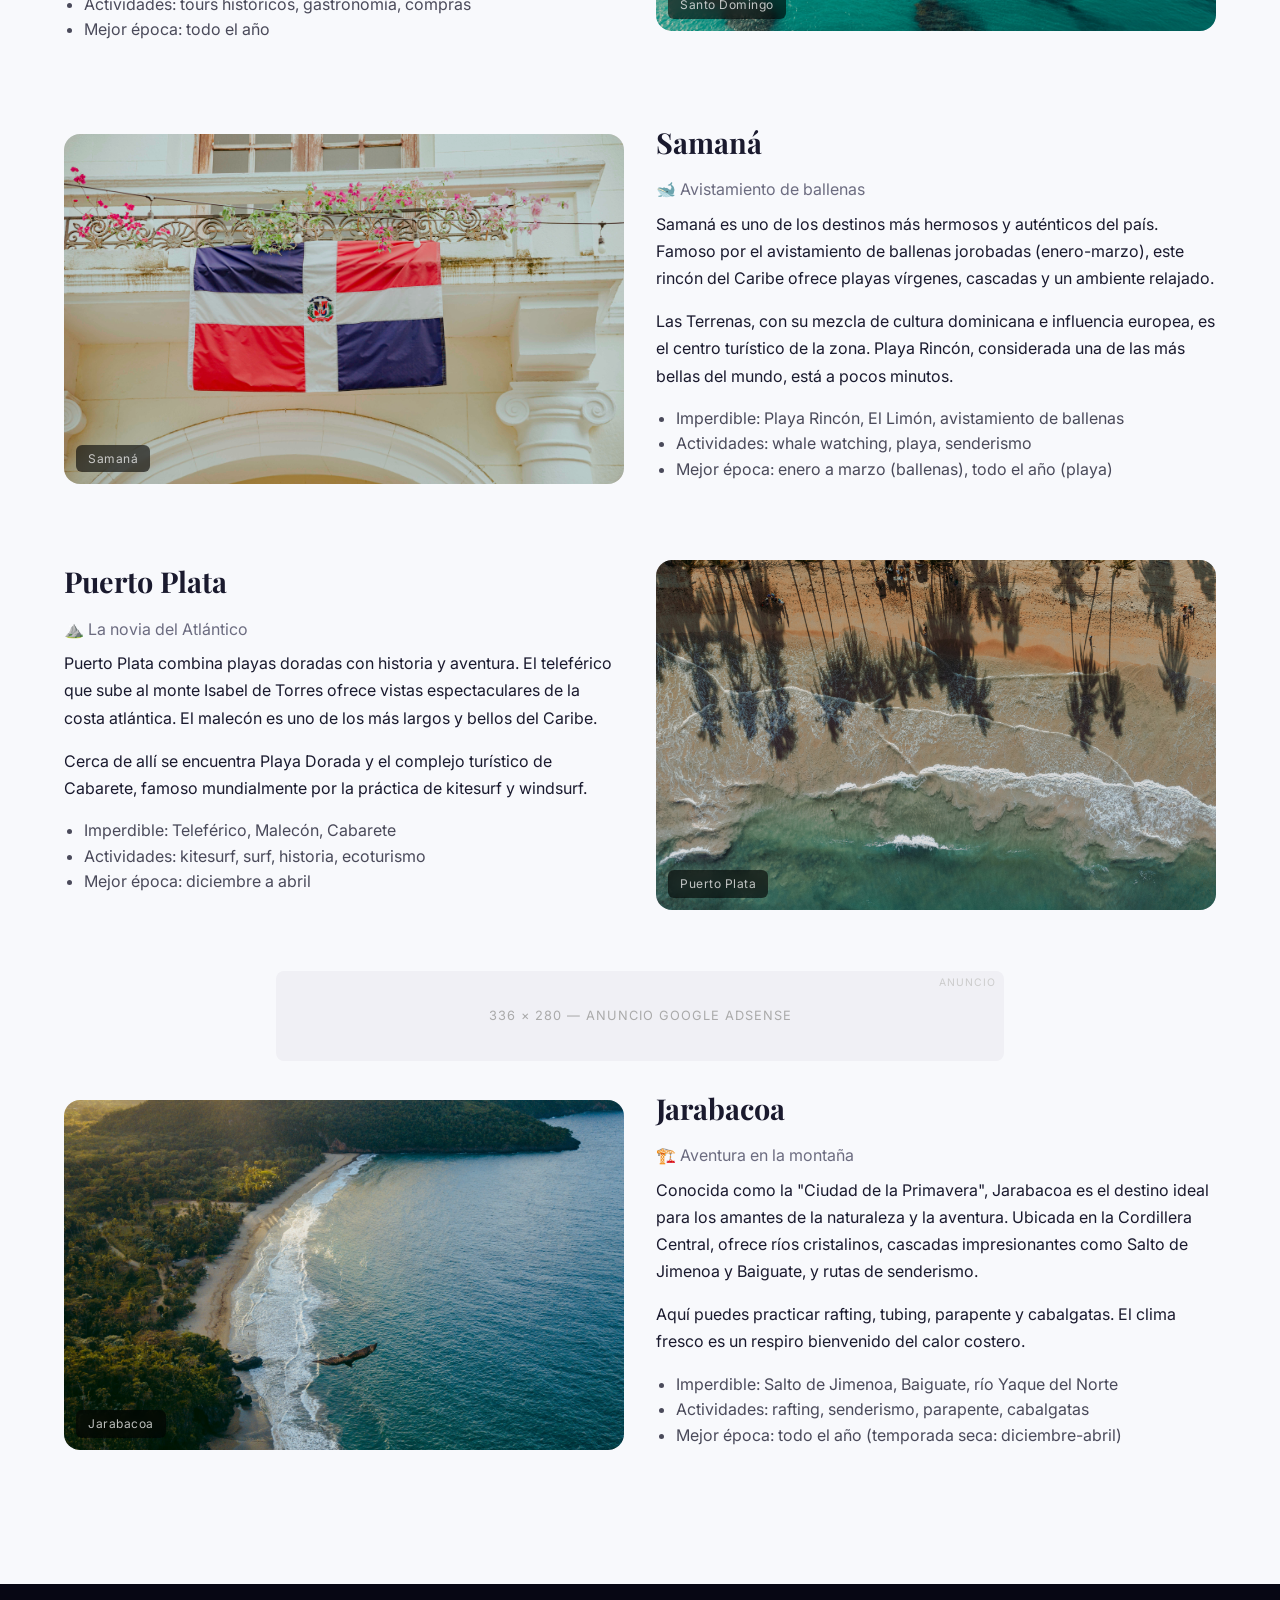
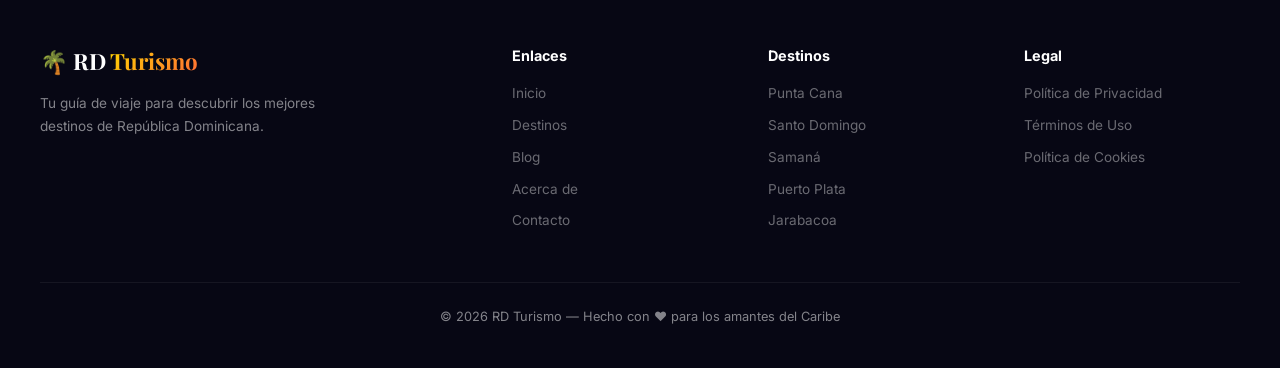
<file: destinos.html>
<!DOCTYPE html>
<html lang="es">
<head>
  <meta charset="UTF-8" />
  <meta name="viewport" content="width=device-width, initial-scale=1.0" />
  <title>Destinos Tur&iacute;sticos - Rep&uacute;blica Dominicana</title>
  <meta name="description" content="Gu&iacute;a completa de destinos tur&iacute;sticos en Rep&uacute;blica Dominicana: Punta Cana, Santo Domingo, Saman&aacute;, Puerto Plata, Jarabacoa y m&aacute;s." />
  <link rel="preconnect" href="https://fonts.googleapis.com" />
  <link href="https://fonts.googleapis.com/css2?family=Playfair+Display:wght@400;700&family=Inter:wght@300;400;600;700&display=swap" rel="stylesheet" />
  <link rel="icon" type="image/svg+xml" href="img/favicon.svg" />
  <link rel="stylesheet" href="css/style.css" />
</head>
<body>

  <!-- HEADER -->
  <header class="header">
    <div class="container">
      <a href="index.html" class="logo">&#127796; RD <span>Turismo</span></a>
      <nav class="nav">
        <a href="index.html">Inicio</a>
        <a href="destinos.html" class="active">Destinos</a>
        <a href="blog/index.html">Blog</a>
        <a href="acerca.html">Acerca de</a>
        <a href="contacto.html">Contacto</a>
      </nav>
      <button class="hamburger" aria-label="Men&uacute;">
        <span></span><span></span><span></span>
      </button>
    </div>
  </header>

  <!-- BREADCRUMB -->
  <div class="breadcrumb" style="padding-top: 88px;">
    <div class="container">
      <a href="index.html">Inicio</a> / Destinos
    </div>
  </div>

  <!-- PAGE HEADER -->
  <section class="page-header">
    <h1>Destinos Imperdibles</h1>
    <p>Explora los lugares m&aacute;s fascinantes de Rep&uacute;blica Dominicana, desde playas caribe&ntilde;as hasta monta&ntilde;as verdes.</p>
  </section>

  <!-- AdSense -->
  <div class="ad-container ad-leaderboard">
    <span class="ad-label">Anuncio</span>
    <span>728 &times; 90 &mdash; Anuncio Google AdSense</span>
  </div>

  <!-- CONTENT -->
  <section class="section">
    <div class="container">

      <!-- 1. Punta Cana -->
      <div id="punta-cana" class="grid-2" style="margin-bottom: 60px; align-items: center;">
        <div class="img-placeholder" style="height: 350px; border-radius: 16px; background-image: url('../img/punta-cana.jpg');">
          <span class="img-label">Punta Cana</span>
        </div>
        <div>
          <h2 style="font-family: var(--font-serif); font-size: 1.8rem; margin-bottom: 12px;">Punta Cana</h2>
          <p style="color: #6c6c80; margin-bottom: 8px;"><strong>&#9733;</strong> Destino favorito de los viajeros</p>
          <p style="margin-bottom: 16px; line-height: 1.7;">Punta Cana es el destino de playa por excelencia en Rep&uacute;blica Dominicana. Con m&aacute;s de 40 km de playas de arena blanca bordeadas de palmeras y aguas turquesa, es el lugar ideal para relajarse y disfrutar del Caribe.</p>
          <p style="margin-bottom: 16px; line-height: 1.7;">Aqu&iacute; encontrar&aacute;s resorts todo incluido de clase mundial, campos de golf dise&ntilde;ados por profesionales, y una vibrante vida nocturna.Adem&aacute;s, puedes explorar la cercana isla Saona y el parque nacional del Este.</p>
          <ul style="margin-bottom: 16px; padding-left: 20px; color: #4a4a5a;">
            <li>Playas: B&aacute;varo, Macao, Arena Gorda</li>
            <li>Actividades: snorkel, buceo, golf, excursiones en catamar&aacute;n</li>
            <li>Mejor &eacute;poca: diciembre a abril</li>
          </ul>
        </div>
      </div>

      <!-- Ad in between -->
      <div class="ad-container ad-rectangle">
        <span class="ad-label">Anuncio</span>
        <span>336 &times; 280 &mdash; Anuncio Google AdSense</span>
      </div>

      <!-- 2. Santo Domingo -->
      <div id="santo-domingo" class="grid-2" style="margin-bottom: 60px; align-items: center;">
        <div class="img-placeholder" style="order: 2; height: 350px; border-radius: 16px; background-image: url('../img/santo-domingo.jpg');">
          <span class="img-label">Santo Domingo</span>
        </div>
        <div style="order: 1;">
          <h2 style="font-family: var(--font-serif); font-size: 1.8rem; margin-bottom: 12px;">Santo Domingo</h2>
          <p style="color: #6c6c80; margin-bottom: 8px;"><strong>&#127963;</strong> La primera ciudad de Am&eacute;rica</p>
          <p style="margin-bottom: 16px; line-height: 1.7;">La capital de Rep&uacute;blica Dominicana es una ciudad llena de historia y cultura. Su Zona Colonial, declarada Patrimonio de la Humanidad por la UNESCO, alberga la primera catedral, el primer hospital y la primera universidad del Nuevo Mundo.</p>
          <p style="margin-bottom: 16px; line-height: 1.7;">Pero Santo Domingo no es solo historia: tambi&eacute;n es una ciudad moderna con restaurantes de clase mundial, centros comerciales, el Malec&oacute;n y una vibrante escena art&iacute;stica y nocturna.</p>
          <ul style="margin-bottom: 16px; padding-left: 20px; color: #4a4a5a;">
            <li>Imperdible: Zona Colonial, Alc&aacute;zar de Col&oacute;n, Malec&oacute;n</li>
            <li>Actividades: tours hist&oacute;ricos, gastronom&iacute;a, compras</li>
            <li>Mejor &eacute;poca: todo el a&ntilde;o</li>
          </ul>
        </div>
      </div>

      <!-- 3. Samaná -->
      <div id="samana" class="grid-2" style="margin-bottom: 60px; align-items: center;">
        <div class="img-placeholder" style="height: 350px; border-radius: 16px; background-image: url('../img/samana.jpg');">
          <span class="img-label">Saman&aacute;</span>
        </div>
        <div>
          <h2 style="font-family: var(--font-serif); font-size: 1.8rem; margin-bottom: 12px;">Saman&aacute;</h2>
          <p style="color: #6c6c80; margin-bottom: 8px;"><strong>&#128011;</strong> Avistamiento de ballenas</p>
          <p style="margin-bottom: 16px; line-height: 1.7;">Saman&aacute; es uno de los destinos m&aacute;s hermosos y aut&eacute;nticos del pa&iacute;s. Famoso por el avistamiento de ballenas jorobadas (enero-marzo), este rinc&oacute;n del Caribe ofrece playas v&iacute;rgenes, cascadas y un ambiente relajado.</p>
          <p style="margin-bottom: 16px; line-height: 1.7;">Las Terrenas, con su mezcla de cultura dominicana e influencia europea, es el centro tur&iacute;stico de la zona. Playa Rinc&oacute;n, considerada una de las m&aacute;s bellas del mundo, est&aacute; a pocos minutos.</p>
          <ul style="margin-bottom: 16px; padding-left: 20px; color: #4a4a5a;">
            <li>Imperdible: Playa Rinc&oacute;n, El Lim&oacute;n, avistamiento de ballenas</li>
            <li>Actividades: whale watching, playa, senderismo</li>
            <li>Mejor &eacute;poca: enero a marzo (ballenas), todo el a&ntilde;o (playa)</li>
          </ul>
        </div>
      </div>

      <!-- 4. Puerto Plata -->
      <div id="puerto-plata" class="grid-2" style="margin-bottom: 60px; align-items: center;">
        <div class="img-placeholder" style="order: 2; height: 350px; border-radius: 16px; background-image: url('../img/puerto-plata.jpg');">
          <span class="img-label">Puerto Plata</span>
        </div>
        <div style="order: 1;">
          <h2 style="font-family: var(--font-serif); font-size: 1.8rem; margin-bottom: 12px;">Puerto Plata</h2>
          <p style="color: #6c6c80; margin-bottom: 8px;"><strong>&#9968;&#65039;</strong> La novia del Atl&aacute;ntico</p>
          <p style="margin-bottom: 16px; line-height: 1.7;">Puerto Plata combina playas doradas con historia y aventura. El telef&eacute;rico que sube al monte Isabel de Torres ofrece vistas espectaculares de la costa atl&aacute;ntica. El malec&oacute;n es uno de los m&aacute;s largos y bellos del Caribe.</p>
          <p style="margin-bottom: 16px; line-height: 1.7;">Cerca de all&iacute; se encuentra Playa Dorada y el complejo tur&iacute;stico de Cabarete, famoso mundialmente por la pr&aacute;ctica de kitesurf y windsurf.</p>
          <ul style="margin-bottom: 16px; padding-left: 20px; color: #4a4a5a;">
            <li>Imperdible: Telef&eacute;rico, Malec&oacute;n, Cabarete</li>
            <li>Actividades: kitesurf, surf, historia, ecoturismo</li>
            <li>Mejor &eacute;poca: diciembre a abril</li>
          </ul>
        </div>
      </div>

      <!-- Ad -->
      <div class="ad-container ad-rectangle">
        <span class="ad-label">Anuncio</span>
        <span>336 &times; 280 &mdash; Anuncio Google AdSense</span>
      </div>

      <!-- 5. Jarabacoa -->
      <div id="jarabacoa" class="grid-2" style="margin-bottom: 40px; align-items: center;">
        <div class="img-placeholder" style="height: 350px; border-radius: 16px; background-image: url('../img/jarabacoa.jpg');">
          <span class="img-label">Jarabacoa</span>
        </div>
        <div>
          <h2 style="font-family: var(--font-serif); font-size: 1.8rem; margin-bottom: 12px;">Jarabacoa</h2>
          <p style="color: #6c6c80; margin-bottom: 8px;"><strong>&#127959;&#65039;</strong> Aventura en la monta&ntilde;a</p>
          <p style="margin-bottom: 16px; line-height: 1.7;">Conocida como la "Ciudad de la Primavera", Jarabacoa es el destino ideal para los amantes de la naturaleza y la aventura. Ubicada en la Cordillera Central, ofrece r&iacute;os cristalinos, cascadas impresionantes como Salto de Jimenoa y Baiguate, y rutas de senderismo.</p>
          <p style="margin-bottom: 16px; line-height: 1.7;">Aqu&iacute; puedes practicar rafting, tubing, parapente y cabalgatas. El clima fresco es un respiro bienvenido del calor costero.</p>
          <ul style="margin-bottom: 16px; padding-left: 20px; color: #4a4a5a;">
            <li>Imperdible: Salto de Jimenoa, Baiguate, r&iacute;o Yaque del Norte</li>
            <li>Actividades: rafting, senderismo, parapente, cabalgatas</li>
            <li>Mejor &eacute;poca: todo el a&ntilde;o (temporada seca: diciembre-abril)</li>
          </ul>
        </div>
      </div>

    </div>
  </section>

  <!-- FOOTER -->
  <footer class="footer">
    <div class="footer-grid">
      <div class="footer-brand">
        <h3>&#127796; RD <span>Turismo</span></h3>
        <p>Tu gu&iacute;a de viaje para descubrir los mejores destinos de Rep&uacute;blica Dominicana.</p>
      </div>
      <div class="footer-col">
        <h4>Enlaces</h4>
        <a href="index.html">Inicio</a>
        <a href="destinos.html">Destinos</a>
        <a href="blog/index.html">Blog</a>
        <a href="acerca.html">Acerca de</a>
        <a href="contacto.html">Contacto</a>
      </div>
      <div class="footer-col">
        <h4>Destinos</h4>
        <a href="destinos.html#punta-cana">Punta Cana</a>
        <a href="destinos.html#santo-domingo">Santo Domingo</a>
        <a href="destinos.html#samana">Saman&aacute;</a>
        <a href="destinos.html#puerto-plata">Puerto Plata</a>
        <a href="destinos.html#jarabacoa">Jarabacoa</a>
      </div>
      <div class="footer-col">
        <h4>Legal</h4>
        <a href="privacidad.html">Pol&iacute;tica de Privacidad</a>
        <a href="terminos.html">T&eacute;rminos de Uso</a>
        <a href="privacidad.html#cookies">Pol&iacute;tica de Cookies</a>
      </div>
    </div>
    <div class="footer-bottom">
      &copy; 2026 RD Turismo &mdash; Hecho con &#9829; para los amantes del Caribe
    </div>
  </footer>

  <script src="js/main.js"></script>
</body>
</html>
</file>
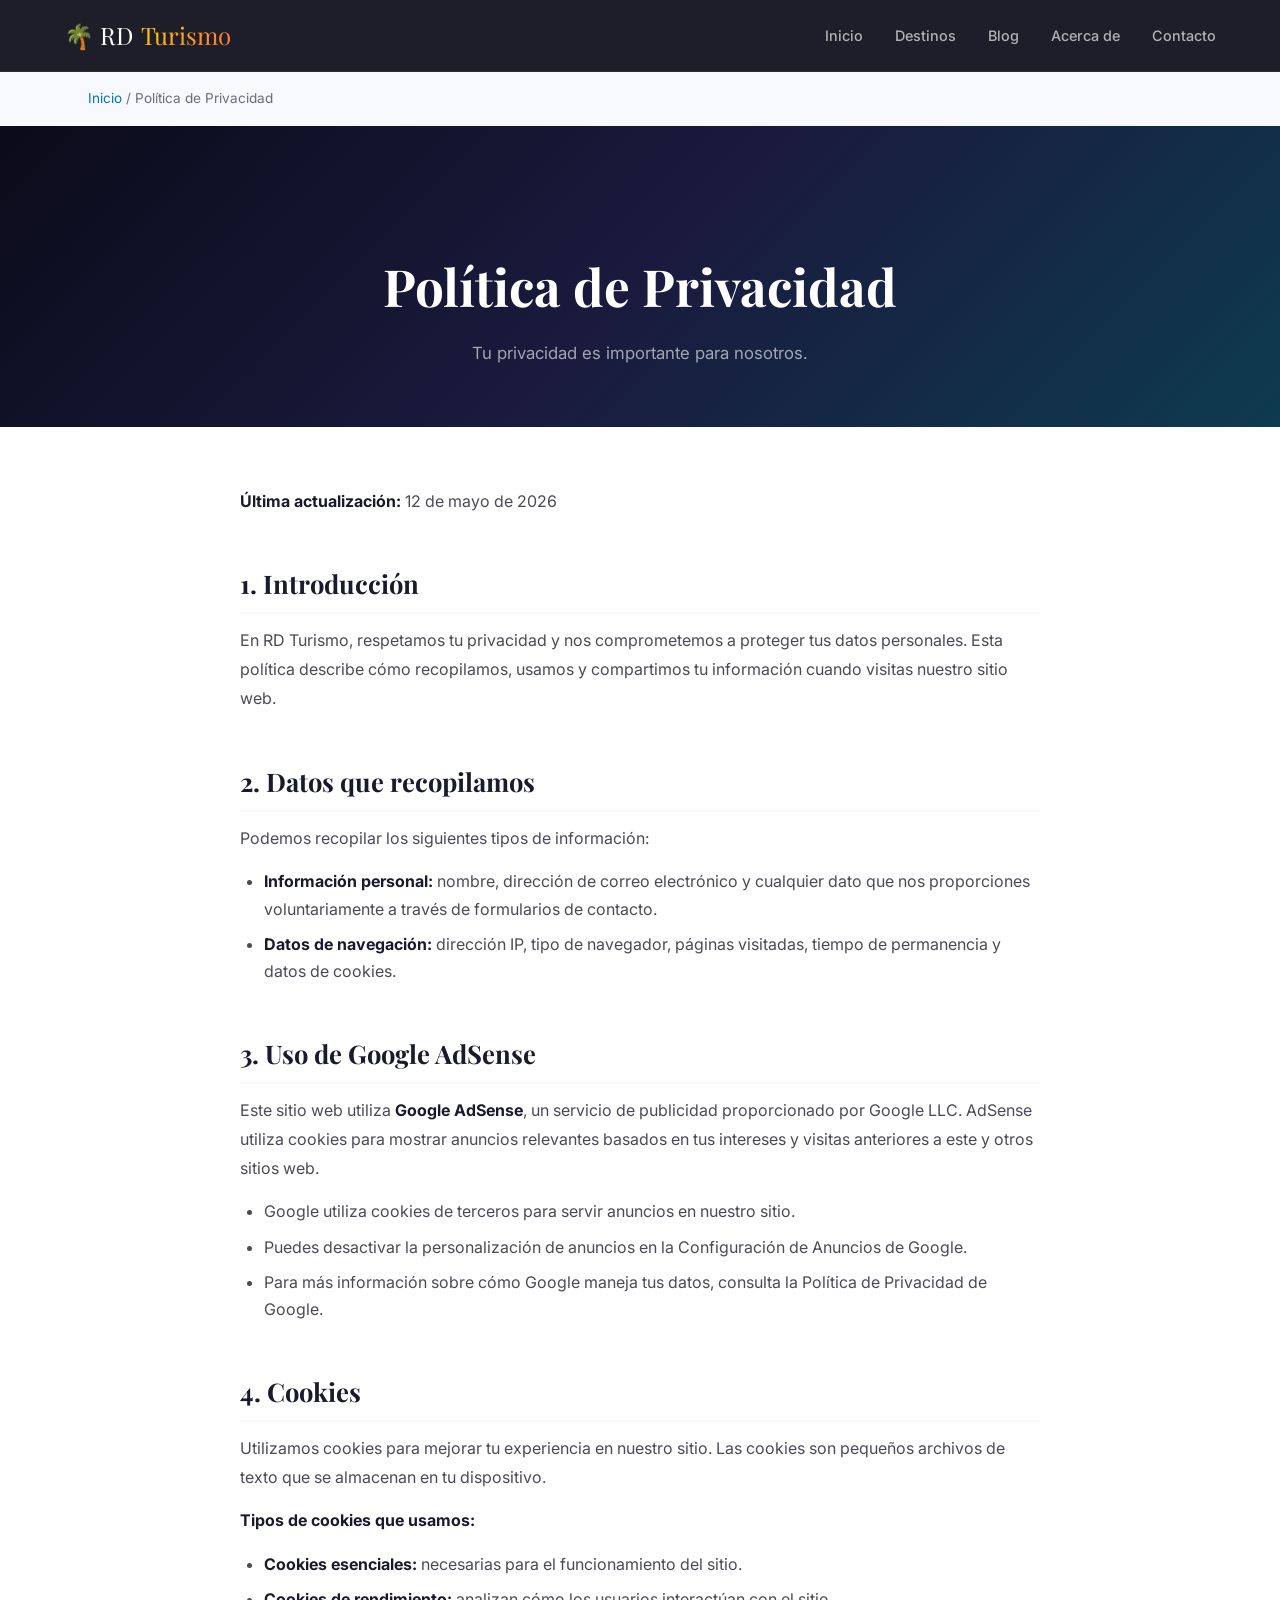
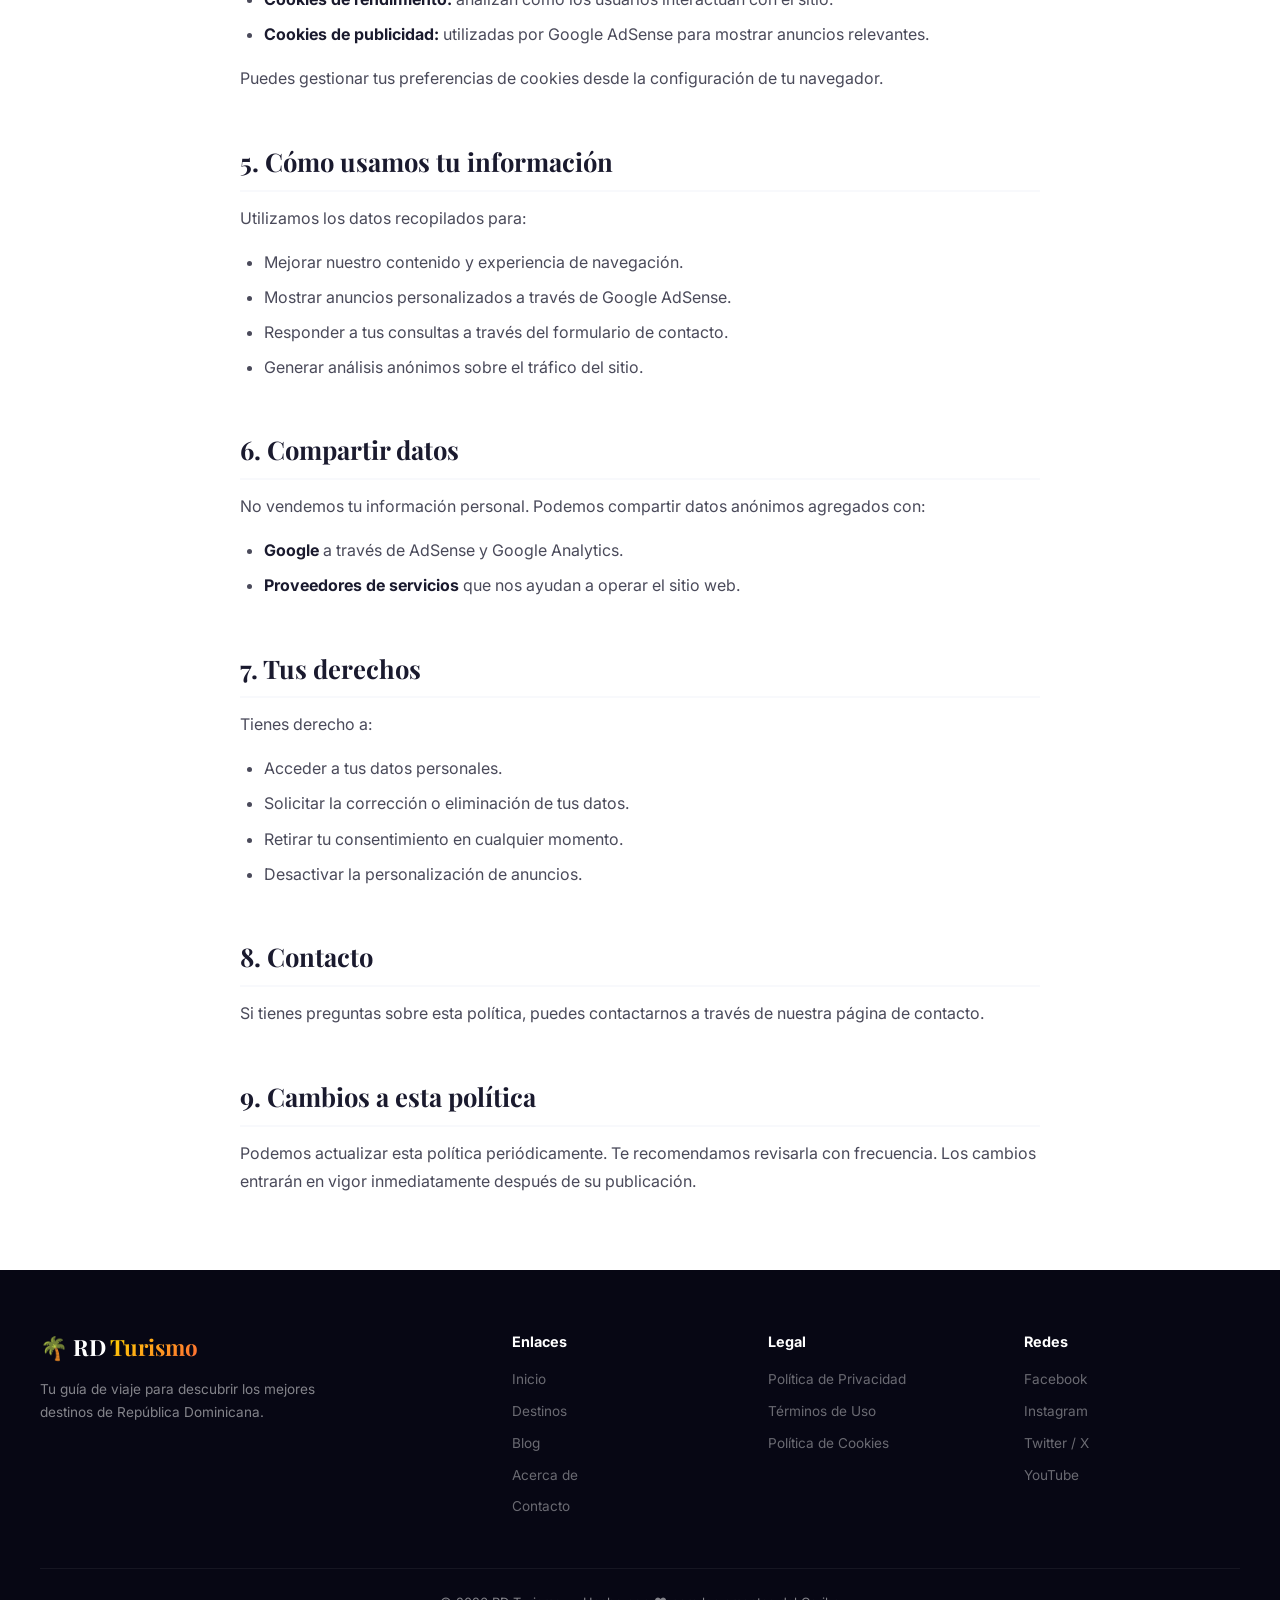
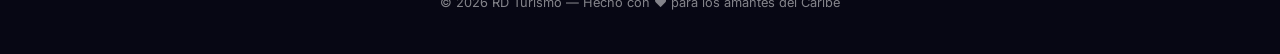
<file: privacidad.html>
<!DOCTYPE html>
<html lang="es">
<head>
  <meta charset="UTF-8" />
  <meta name="viewport" content="width=device-width, initial-scale=1.0" />
  <title>Pol&iacute;tica de Privacidad - RD Turismo</title>
  <meta name="description" content="Pol&iacute;tica de privacidad de RD Turismo. Conoce c&oacute;mo manejamos tus datos personales." />
  <link rel="preconnect" href="https://fonts.googleapis.com" />
  <link href="https://fonts.googleapis.com/css2?family=Playfair+Display:wght@400;700&family=Inter:wght@300;400;600;700&display=swap" rel="stylesheet" />
  <link rel="icon" type="image/svg+xml" href="img/favicon.svg" />
  <link rel="stylesheet" href="css/style.css" />
</head>
<body>

  <!-- HEADER -->
  <header class="header">
    <div class="container">
      <a href="index.html" class="logo">&#127796; RD <span>Turismo</span></a>
      <nav class="nav">
        <a href="index.html">Inicio</a>
        <a href="destinos.html">Destinos</a>
        <a href="blog/index.html">Blog</a>
        <a href="acerca.html">Acerca de</a>
        <a href="contacto.html">Contacto</a>
      </nav>
      <button class="hamburger" aria-label="Men&uacute;">
        <span></span><span></span><span></span>
      </button>
    </div>
  </header>

  <!-- BREADCRUMB -->
  <div class="breadcrumb" style="padding-top: 88px;">
    <div class="container">
      <a href="index.html">Inicio</a> / Pol&iacute;tica de Privacidad
    </div>
  </div>

  <!-- PAGE HEADER -->
  <section class="page-header">
    <h1>Pol&iacute;tica de Privacidad</h1>
    <p>Tu privacidad es importante para nosotros.</p>
  </section>

  <!-- CONTENT -->
  <section class="content legal-content">
    <div class="content-body">
      <p><strong>&Uacute;ltima actualizaci&oacute;n:</strong> 12 de mayo de 2026</p>

      <h2>1. Introducci&oacute;n</h2>
      <p>En RD Turismo, respetamos tu privacidad y nos comprometemos a proteger tus datos personales. Esta pol&iacute;tica describe c&oacute;mo recopilamos, usamos y compartimos tu informaci&oacute;n cuando visitas nuestro sitio web.</p>

      <h2>2. Datos que recopilamos</h2>
      <p>Podemos recopilar los siguientes tipos de informaci&oacute;n:</p>
      <ul>
        <li><strong>Informaci&oacute;n personal:</strong> nombre, direcci&oacute;n de correo electr&oacute;nico y cualquier dato que nos proporciones voluntariamente a trav&eacute;s de formularios de contacto.</li>
        <li><strong>Datos de navegaci&oacute;n:</strong> direcci&oacute;n IP, tipo de navegador, p&aacute;ginas visitadas, tiempo de permanencia y datos de cookies.</li>
      </ul>

      <h2>3. Uso de Google AdSense</h2>
      <p>Este sitio web utiliza <strong>Google AdSense</strong>, un servicio de publicidad proporcionado por Google LLC. AdSense utiliza cookies para mostrar anuncios relevantes basados en tus intereses y visitas anteriores a este y otros sitios web.</p>
      <ul>
        <li>Google utiliza cookies de terceros para servir anuncios en nuestro sitio.</li>
        <li>Puedes desactivar la personalizaci&oacute;n de anuncios en la <a href="https://adssettings.google.com" target="_blank" rel="noopener">Configuraci&oacute;n de Anuncios de Google</a>.</li>
        <li>Para m&aacute;s informaci&oacute;n sobre c&oacute;mo Google maneja tus datos, consulta la <a href="https://policies.google.com/technologies/partner-sites" target="_blank" rel="noopener">Pol&iacute;tica de Privacidad de Google</a>.</li>
      </ul>

      <h2>4. Cookies</h2>
      <p>Utilizamos cookies para mejorar tu experiencia en nuestro sitio. Las cookies son peque&ntilde;os archivos de texto que se almacenan en tu dispositivo.</p>
      <p><strong>Tipos de cookies que usamos:</strong></p>
      <ul>
        <li><strong>Cookies esenciales:</strong> necesarias para el funcionamiento del sitio.</li>
        <li><strong>Cookies de rendimiento:</strong> analizan c&oacute;mo los usuarios interact&uacute;an con el sitio.</li>
        <li><strong>Cookies de publicidad:</strong> utilizadas por Google AdSense para mostrar anuncios relevantes.</li>
      </ul>
      <p>Puedes gestionar tus preferencias de cookies desde la configuraci&oacute;n de tu navegador.</p>

      <h2>5. C&oacute;mo usamos tu informaci&oacute;n</h2>
      <p>Utilizamos los datos recopilados para:</p>
      <ul>
        <li>Mejorar nuestro contenido y experiencia de navegaci&oacute;n.</li>
        <li>Mostrar anuncios personalizados a trav&eacute;s de Google AdSense.</li>
        <li>Responder a tus consultas a trav&eacute;s del formulario de contacto.</li>
        <li>Generar an&aacute;lisis an&oacute;nimos sobre el tr&aacute;fico del sitio.</li>
      </ul>

      <h2>6. Compartir datos</h2>
      <p>No vendemos tu informaci&oacute;n personal. Podemos compartir datos an&oacute;nimos agregados con:</p>
      <ul>
        <li><strong>Google</strong> a trav&eacute;s de AdSense y Google Analytics.</li>
        <li><strong>Proveedores de servicios</strong> que nos ayudan a operar el sitio web.</li>
      </ul>

      <h2>7. Tus derechos</h2>
      <p>Tienes derecho a:</p>
      <ul>
        <li>Acceder a tus datos personales.</li>
        <li>Solicitar la correcci&oacute;n o eliminaci&oacute;n de tus datos.</li>
        <li>Retirar tu consentimiento en cualquier momento.</li>
        <li>Desactivar la personalizaci&oacute;n de anuncios.</li>
      </ul>

      <h2>8. Contacto</h2>
      <p>Si tienes preguntas sobre esta pol&iacute;tica, puedes contactarnos a trav&eacute;s de nuestra <a href="contacto.html">p&aacute;gina de contacto</a>.</p>

      <h2>9. Cambios a esta pol&iacute;tica</h2>
      <p>Podemos actualizar esta pol&iacute;tica peri&oacute;dicamente. Te recomendamos revisarla con frecuencia. Los cambios entrar&aacute;n en vigor inmediatamente despu&eacute;s de su publicaci&oacute;n.</p>
    </div>
  </section>

  <!-- FOOTER -->
  <footer class="footer">
    <div class="footer-grid">
      <div class="footer-brand">
        <h3>&#127796; RD <span>Turismo</span></h3>
        <p>Tu gu&iacute;a de viaje para descubrir los mejores destinos de Rep&uacute;blica Dominicana.</p>
      </div>
      <div class="footer-col">
        <h4>Enlaces</h4>
        <a href="index.html">Inicio</a>
        <a href="destinos.html">Destinos</a>
        <a href="blog/index.html">Blog</a>
        <a href="acerca.html">Acerca de</a>
        <a href="contacto.html">Contacto</a>
      </div>
      <div class="footer-col">
        <h4>Legal</h4>
        <a href="privacidad.html">Pol&iacute;tica de Privacidad</a>
        <a href="terminos.html">T&eacute;rminos de Uso</a>
        <a href="privacidad.html#cookies">Pol&iacute;tica de Cookies</a>
      </div>
      <div class="footer-col">
        <h4>Redes</h4>
        <a href="#">Facebook</a>
        <a href="#">Instagram</a>
        <a href="#">Twitter / X</a>
        <a href="#">YouTube</a>
      </div>
    </div>
    <div class="footer-bottom">
      &copy; 2026 RD Turismo &mdash; Hecho con &#9829; para los amantes del Caribe
    </div>
  </footer>

  <script src="js/main.js"></script>
</body>
</html>
</file>
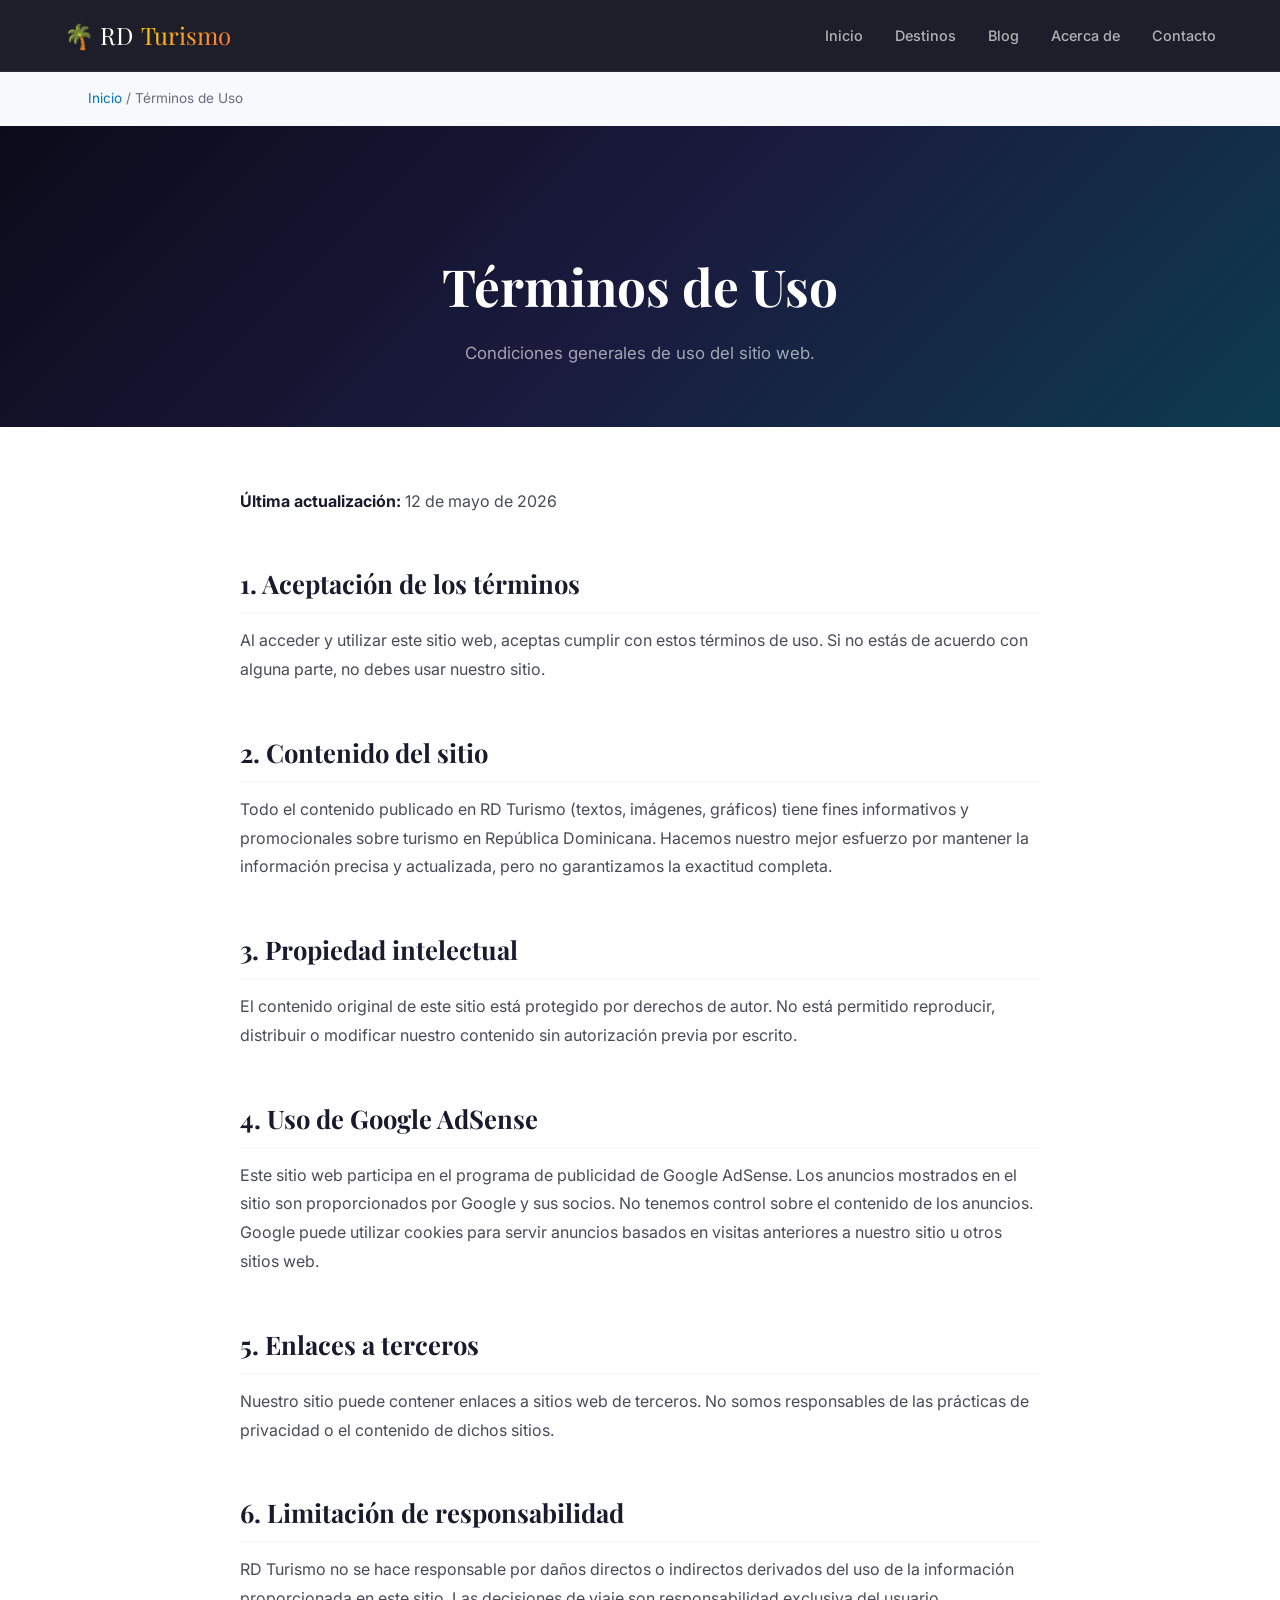
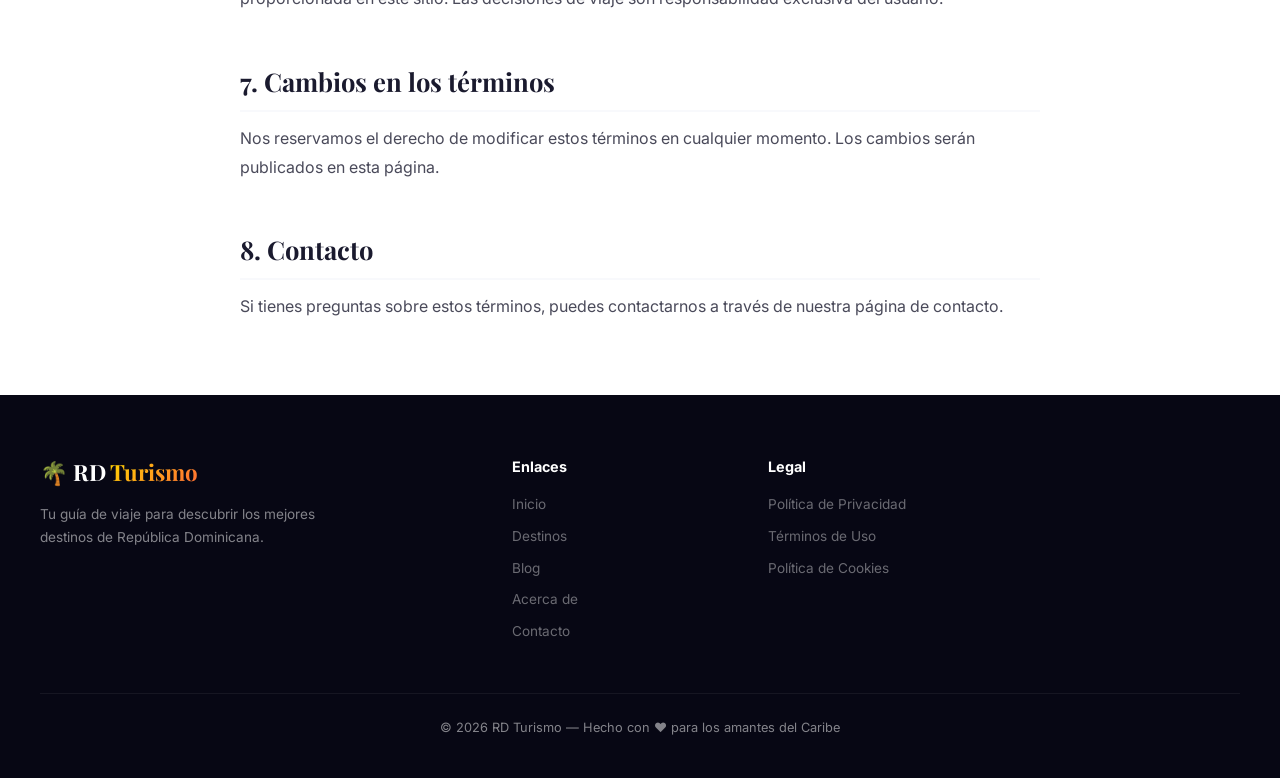
<file: terminos.html>
<!DOCTYPE html>
<html lang="es">
<head>
  <meta charset="UTF-8" />
  <meta name="viewport" content="width=device-width, initial-scale=1.0" />
  <title>T&eacute;rminos de Uso - RD Turismo</title>
  <meta name="description" content="T&eacute;rminos y condiciones de uso del sitio web RD Turismo." />
  <link rel="preconnect" href="https://fonts.googleapis.com" />
  <link href="https://fonts.googleapis.com/css2?family=Playfair+Display:wght@400;700&family=Inter:wght@300;400;600;700&display=swap" rel="stylesheet" />
  <link rel="icon" type="image/svg+xml" href="img/favicon.svg" />
  <link rel="stylesheet" href="css/style.css" />
</head>
<body>

  <!-- HEADER -->
  <header class="header">
    <div class="container">
      <a href="index.html" class="logo">&#127796; RD <span>Turismo</span></a>
      <nav class="nav">
        <a href="index.html">Inicio</a>
        <a href="destinos.html">Destinos</a>
        <a href="blog/index.html">Blog</a>
        <a href="acerca.html">Acerca de</a>
        <a href="contacto.html">Contacto</a>
      </nav>
      <button class="hamburger" aria-label="Men&uacute;">
        <span></span><span></span><span></span>
      </button>
    </div>
  </header>

  <!-- BREADCRUMB -->
  <div class="breadcrumb" style="padding-top: 88px;">
    <div class="container">
      <a href="index.html">Inicio</a> / T&eacute;rminos de Uso
    </div>
  </div>

  <!-- PAGE HEADER -->
  <section class="page-header">
    <h1>T&eacute;rminos de Uso</h1>
    <p>Condiciones generales de uso del sitio web.</p>
  </section>

  <!-- CONTENT -->
  <section class="content legal-content">
    <div class="content-body">
      <p><strong>&Uacute;ltima actualizaci&oacute;n:</strong> 12 de mayo de 2026</p>

      <h2>1. Aceptaci&oacute;n de los t&eacute;rminos</h2>
      <p>Al acceder y utilizar este sitio web, aceptas cumplir con estos t&eacute;rminos de uso. Si no est&aacute;s de acuerdo con alguna parte, no debes usar nuestro sitio.</p>

      <h2>2. Contenido del sitio</h2>
      <p>Todo el contenido publicado en RD Turismo (textos, im&aacute;genes, gr&aacute;ficos) tiene fines informativos y promocionales sobre turismo en Rep&uacute;blica Dominicana. Hacemos nuestro mejor esfuerzo por mantener la informaci&oacute;n precisa y actualizada, pero no garantizamos la exactitud completa.</p>

      <h2>3. Propiedad intelectual</h2>
      <p>El contenido original de este sitio est&aacute; protegido por derechos de autor. No est&aacute; permitido reproducir, distribuir o modificar nuestro contenido sin autorizaci&oacute;n previa por escrito.</p>

      <h2>4. Uso de Google AdSense</h2>
      <p>Este sitio web participa en el programa de publicidad de Google AdSense. Los anuncios mostrados en el sitio son proporcionados por Google y sus socios. No tenemos control sobre el contenido de los anuncios. Google puede utilizar cookies para servir anuncios basados en visitas anteriores a nuestro sitio u otros sitios web.</p>

      <h2>5. Enlaces a terceros</h2>
      <p>Nuestro sitio puede contener enlaces a sitios web de terceros. No somos responsables de las pr&aacute;cticas de privacidad o el contenido de dichos sitios.</p>

      <h2>6. Limitaci&oacute;n de responsabilidad</h2>
      <p>RD Turismo no se hace responsable por da&ntilde;os directos o indirectos derivados del uso de la informaci&oacute;n proporcionada en este sitio. Las decisiones de viaje son responsabilidad exclusiva del usuario.</p>

      <h2>7. Cambios en los t&eacute;rminos</h2>
      <p>Nos reservamos el derecho de modificar estos t&eacute;rminos en cualquier momento. Los cambios ser&aacute;n publicados en esta p&aacute;gina.</p>

      <h2>8. Contacto</h2>
      <p>Si tienes preguntas sobre estos t&eacute;rminos, puedes contactarnos a trav&eacute;s de nuestra <a href="contacto.html">p&aacute;gina de contacto</a>.</p>
    </div>
  </section>

  <!-- FOOTER -->
  <footer class="footer">
    <div class="footer-grid">
      <div class="footer-brand">
        <h3>&#127796; RD <span>Turismo</span></h3>
        <p>Tu gu&iacute;a de viaje para descubrir los mejores destinos de Rep&uacute;blica Dominicana.</p>
      </div>
      <div class="footer-col">
        <h4>Enlaces</h4>
        <a href="index.html">Inicio</a>
        <a href="destinos.html">Destinos</a>
        <a href="blog/index.html">Blog</a>
        <a href="acerca.html">Acerca de</a>
        <a href="contacto.html">Contacto</a>
      </div>
      <div class="footer-col">
        <h4>Legal</h4>
        <a href="privacidad.html">Pol&iacute;tica de Privacidad</a>
        <a href="terminos.html">T&eacute;rminos de Uso</a>
        <a href="privacidad.html#cookies">Pol&iacute;tica de Cookies</a>
      </div>
    </div>
    <div class="footer-bottom">
      &copy; 2026 RD Turismo &mdash; Hecho con &#9829; para los amantes del Caribe
    </div>
  </footer>

  <script src="js/main.js"></script>
</body>
</html>
</file>
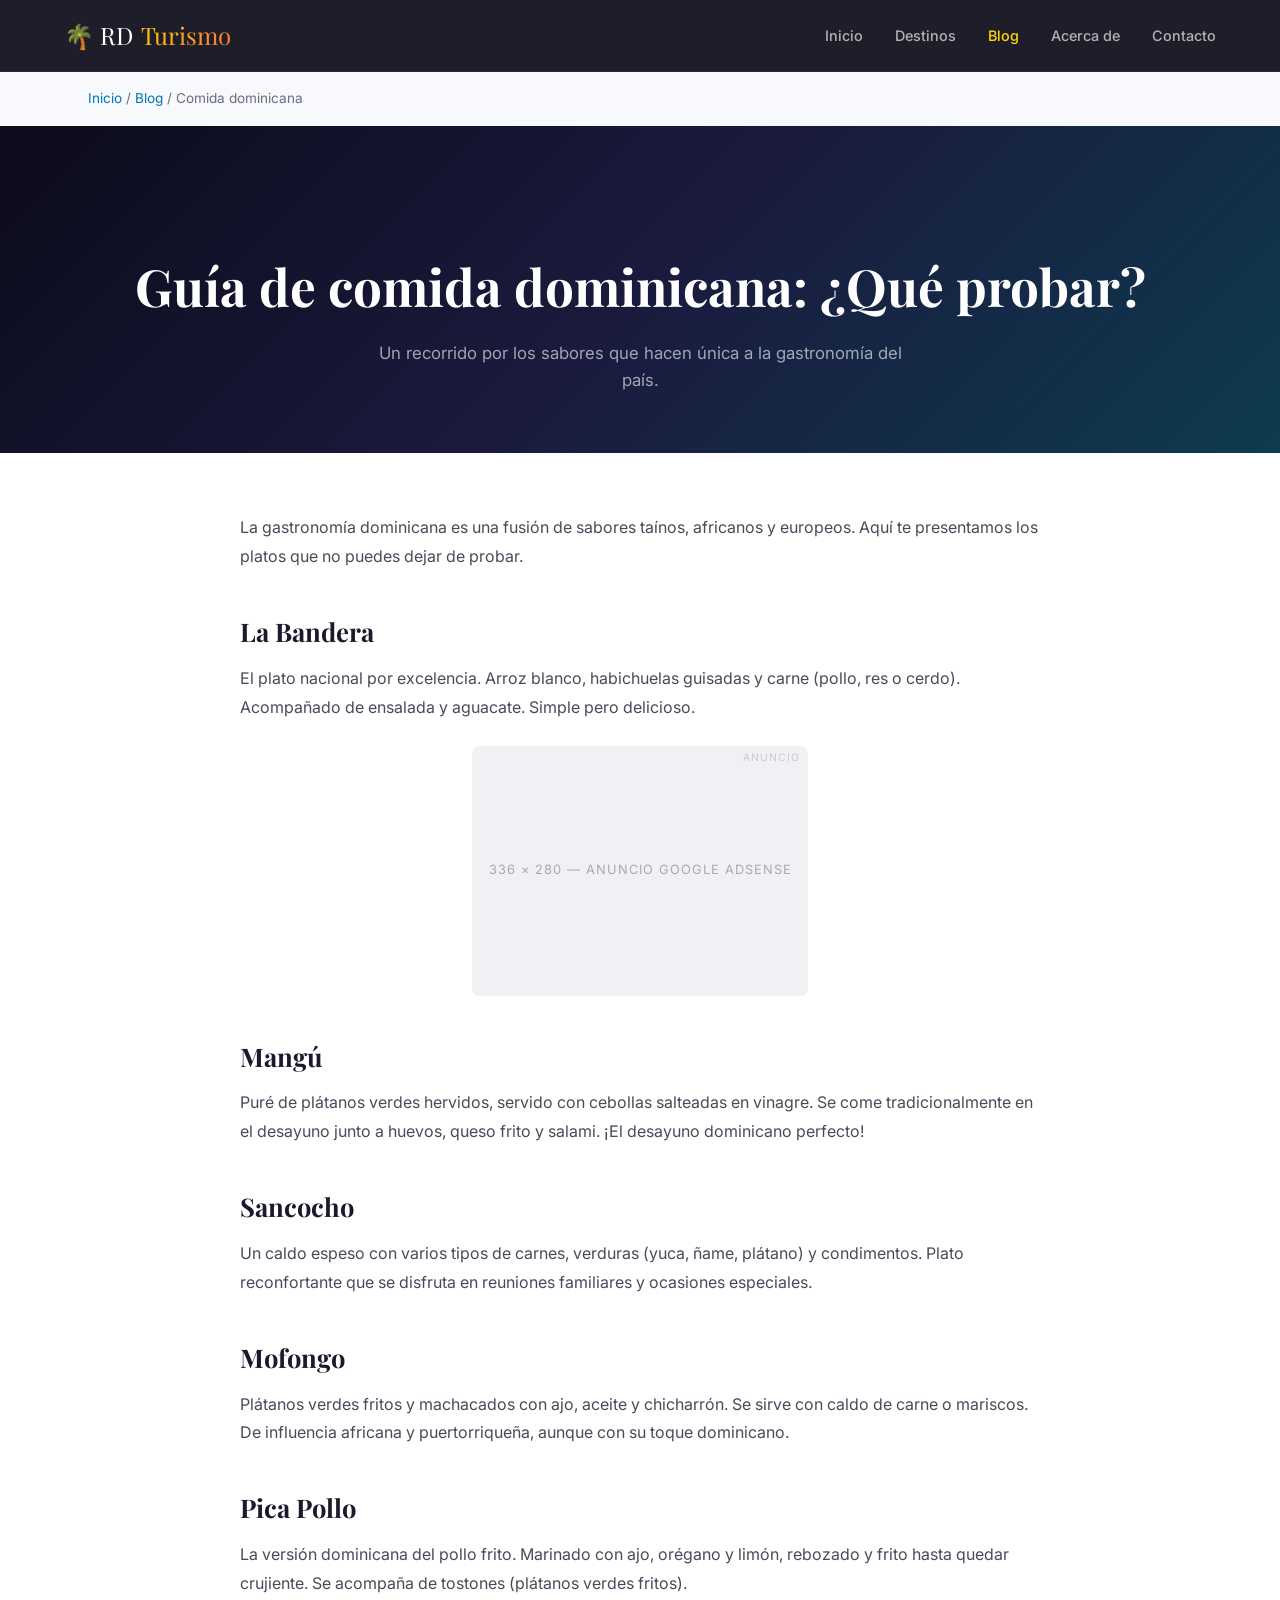
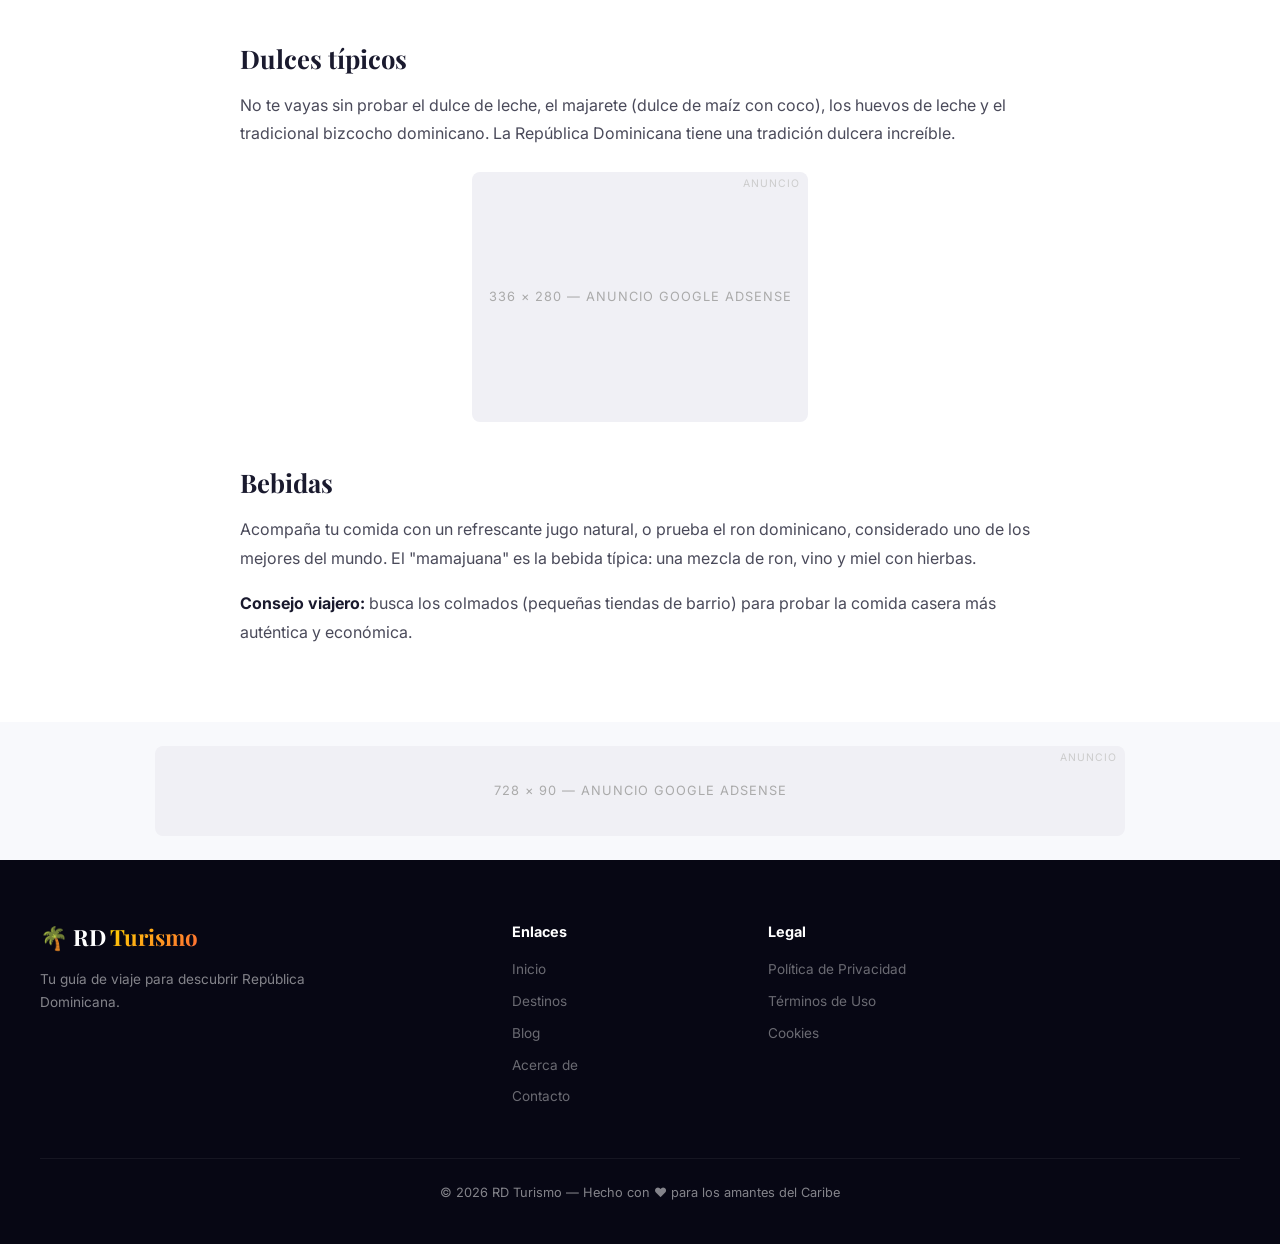
<file: blog/comida-dominicana.html>
<!DOCTYPE html>
<html lang="es">
<head>
  <meta charset="UTF-8" />
  <meta name="viewport" content="width=device-width, initial-scale=1.0" />
  <title>Gu&iacute;a de comida dominicana - RD Turismo</title>
  <meta name="description" content="Gu&iacute;a completa de la gastronom&iacute;a dominicana: bandera, mang&uacute;, sancocho, mofongo y m&aacute;s. Descubre los sabores del Caribe." />
  <link rel="preconnect" href="https://fonts.googleapis.com" />
  <link href="https://fonts.googleapis.com/css2?family=Playfair+Display:wght@400;700&family=Inter:wght@300;400;600;700&display=swap" rel="stylesheet" />
  <link rel="icon" type="image/svg+xml" href="../css/style.css" />
    <link rel="icon" type="image/svg+xml" href="../img/favicon.svg" />
  <link rel="stylesheet" href="../css/style.css" />
</head>
<body>

  <header class="header">
    <div class="container">
      <a href="../index.html" class="logo">&#127796; RD <span>Turismo</span></a>
      <nav class="nav">
        <a href="../index.html">Inicio</a>
        <a href="../destinos.html">Destinos</a>
        <a href="index.html" class="active">Blog</a>
        <a href="../acerca.html">Acerca de</a>
        <a href="../contacto.html">Contacto</a>
      </nav>
      <button class="hamburger" aria-label="Men&uacute;"><span></span><span></span><span></span></button>
    </div>
  </header>

  <div class="breadcrumb" style="padding-top: 88px;">
    <div class="container">
      <a href="../index.html">Inicio</a> / <a href="index.html">Blog</a> / Comida dominicana
    </div>
  </div>

  <section class="page-header">
    <h1>Gu&iacute;a de comida dominicana: &iquest;Qu&eacute; probar?</h1>
    <p>Un recorrido por los sabores que hacen &uacute;nica a la gastronom&iacute;a del pa&iacute;s.</p>
  </section>

  <section class="content">
    <article class="content-body">
      <p>La gastronom&iacute;a dominicana es una fusi&oacute;n de sabores ta&iacute;nos, africanos y europeos. Aqu&iacute; te presentamos los platos que no puedes dejar de probar.</p>

      <h2>La Bandera</h2>
      <p>El plato nacional por excelencia. Arroz blanco, habichuelas guisadas y carne (pollo, res o cerdo). Acompa&ntilde;ado de ensalada y aguacate. Simple pero delicioso.</p>

      <div class="ad-container ad-in-article">
        <span class="ad-label">Anuncio</span>
        <span>336 &times; 280 &mdash; Anuncio Google AdSense</span>
      </div>

      <h2>Mang&uacute;</h2>
      <p>Pur&eacute; de pl&aacute;tanos verdes hervidos, servido con cebollas salteadas en vinagre. Se come tradicionalmente en el desayuno junto a huevos, queso frito y salami. &iexcl;El desayuno dominicano perfecto!</p>

      <h2>Sancocho</h2>
      <p>Un caldo espeso con varios tipos de carnes, verduras (yuca, &ntilde;ame, pl&aacute;tano) y condimentos. Plato reconfortante que se disfruta en reuniones familiares y ocasiones especiales.</p>

      <h2>Mofongo</h2>
      <p>Pl&aacute;tanos verdes fritos y machacados con ajo, aceite y chicharr&oacute;n. Se sirve con caldo de carne o mariscos. De influencia africana y puertorrique&ntilde;a, aunque con su toque dominicano.</p>

      <h2>Pica Pollo</h2>
      <p>La versi&oacute;n dominicana del pollo frito. Marinado con ajo, or&eacute;gano y lim&oacute;n, rebozado y frito hasta quedar crujiente. Se acompa&ntilde;a de tostones (pl&aacute;tanos verdes fritos).</p>

      <h2>Dulces t&iacute;picos</h2>
      <p>No te vayas sin probar el dulce de leche, el majarete (dulce de ma&iacute;z con coco), los huevos de leche y el tradicional bizcocho dominicano. La Rep&uacute;blica Dominicana tiene una tradici&oacute;n dulcera incre&iacute;ble.</p>

      <div class="ad-container ad-in-article">
        <span class="ad-label">Anuncio</span>
        <span>336 &times; 280 &mdash; Anuncio Google AdSense</span>
      </div>

      <h2>Bebidas</h2>
      <p>Acompa&ntilde;a tu comida con un refrescante jugo natural, o prueba el ron dominicano, considerado uno de los mejores del mundo. El "mamajuana" es la bebida t&iacute;pica: una mezcla de ron, vino y miel con hierbas.</p>

      <p><strong>Consejo viajero:</strong> busca los colmados (peque&ntilde;as tiendas de barrio) para probar la comida casera m&aacute;s aut&eacute;ntica y econ&oacute;mica.</p>
    </article>
  </section>

  <div class="ad-container ad-leaderboard">
    <span class="ad-label">Anuncio</span>
    <span>728 &times; 90 &mdash; Anuncio Google AdSense</span>
  </div>

  <footer class="footer">
    <div class="footer-grid">
      <div class="footer-brand">
        <h3>&#127796; RD <span>Turismo</span></h3>
        <p>Tu gu&iacute;a de viaje para descubrir Rep&uacute;blica Dominicana.</p>
      </div>
      <div class="footer-col">
        <h4>Enlaces</h4>
        <a href="../index.html">Inicio</a>
        <a href="../destinos.html">Destinos</a>
        <a href="index.html">Blog</a>
        <a href="../acerca.html">Acerca de</a>
        <a href="../contacto.html">Contacto</a>
      </div>
      <div class="footer-col">
        <h4>Legal</h4>
        <a href="../privacidad.html">Pol&iacute;tica de Privacidad</a>
        <a href="../terminos.html">T&eacute;rminos de Uso</a>
        <a href="../privacidad.html#cookies">Cookies</a>
      </div>
    </div>
    <div class="footer-bottom">
      &copy; 2026 RD Turismo &mdash; Hecho con &#9829; para los amantes del Caribe
    </div>
  </footer>

  <script src="../js/main.js"></script>
</body>
</html>
</file>
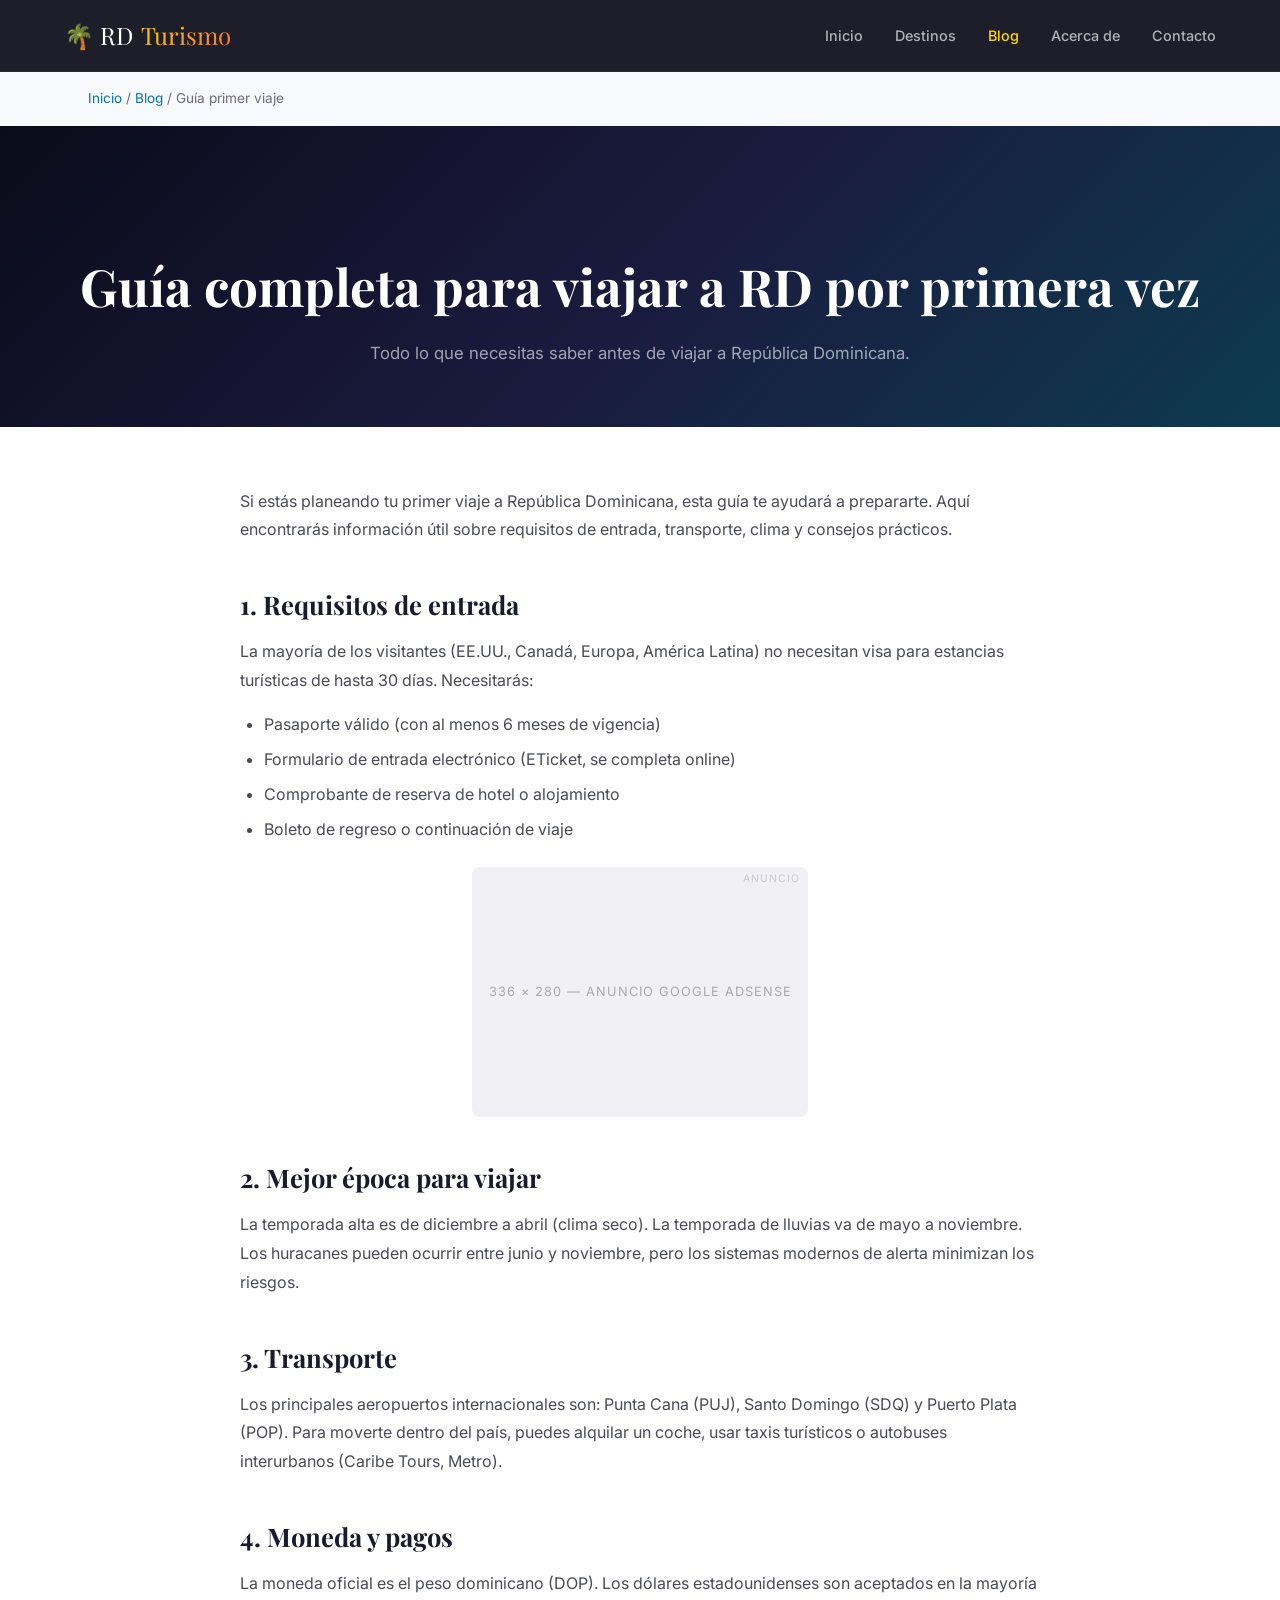
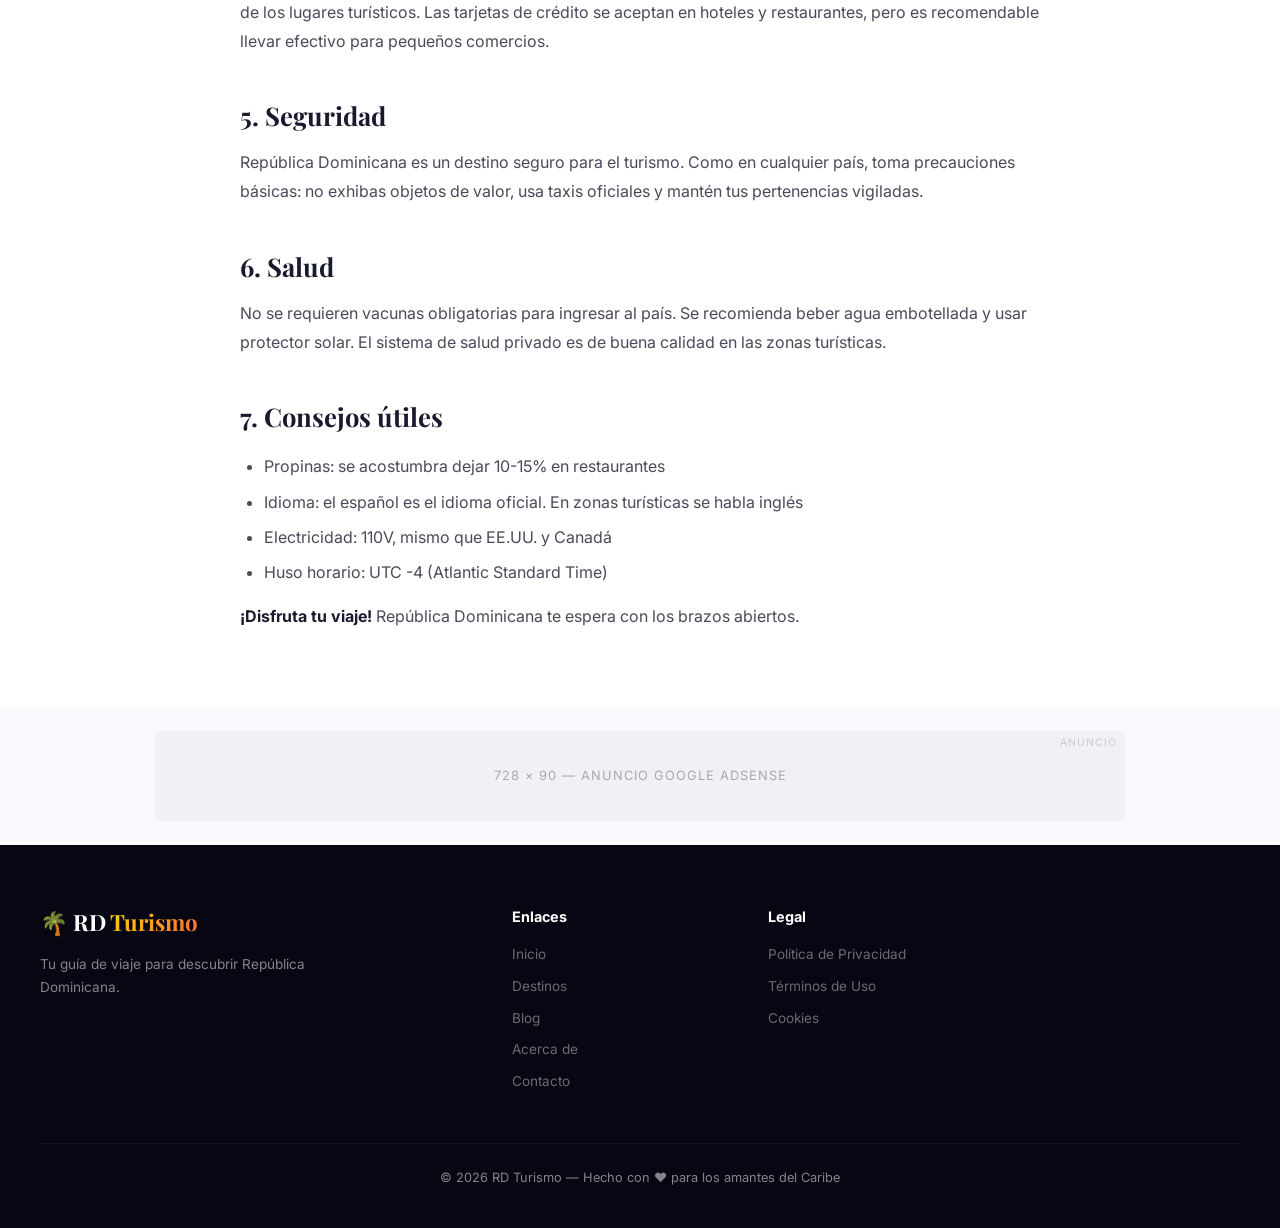
<file: blog/guia-primer-viaje.html>
<!DOCTYPE html>
<html lang="es">
<head>
  <meta charset="UTF-8" />
  <meta name="viewport" content="width=device-width, initial-scale=1.0" />
  <title>Gu&iacute;a para viajar a RD por primera vez - RD Turismo</title>
  <meta name="description" content="Todo lo que necesitas saber para tu primer viaje a Rep&uacute;blica Dominicana: visados, transporte, clima, seguridad y recomendaciones." />
  <link rel="preconnect" href="https://fonts.googleapis.com" />
  <link href="https://fonts.googleapis.com/css2?family=Playfair+Display:wght@400;700&family=Inter:wght@300;400;600;700&display=swap" rel="stylesheet" />
  <link rel="icon" type="image/svg+xml" href="../css/style.css" />
    <link rel="icon" type="image/svg+xml" href="../img/favicon.svg" />
  <link rel="stylesheet" href="../css/style.css" />
</head>
<body>

  <header class="header">
    <div class="container">
      <a href="../index.html" class="logo">&#127796; RD <span>Turismo</span></a>
      <nav class="nav">
        <a href="../index.html">Inicio</a>
        <a href="../destinos.html">Destinos</a>
        <a href="index.html" class="active">Blog</a>
        <a href="../acerca.html">Acerca de</a>
        <a href="../contacto.html">Contacto</a>
      </nav>
      <button class="hamburger" aria-label="Men&uacute;"><span></span><span></span><span></span></button>
    </div>
  </header>

  <div class="breadcrumb" style="padding-top: 88px;">
    <div class="container">
      <a href="../index.html">Inicio</a> / <a href="index.html">Blog</a> / Gu&iacute;a primer viaje
    </div>
  </div>

  <section class="page-header">
    <h1>Gu&iacute;a completa para viajar a RD por primera vez</h1>
    <p>Todo lo que necesitas saber antes de viajar a Rep&uacute;blica Dominicana.</p>
  </section>

  <section class="content">
    <article class="content-body">
      <p>Si est&aacute;s planeando tu primer viaje a Rep&uacute;blica Dominicana, esta gu&iacute;a te ayudar&aacute; a prepararte. Aqu&iacute; encontrar&aacute;s informaci&oacute;n &uacute;til sobre requisitos de entrada, transporte, clima y consejos pr&aacute;cticos.</p>

      <h2>1. Requisitos de entrada</h2>
      <p>La mayor&iacute;a de los visitantes (EE.UU., Canad&aacute;, Europa, Am&eacute;rica Latina) no necesitan visa para estancias tur&iacute;sticas de hasta 30 d&iacute;as. Necesitar&aacute;s:</p>
      <ul>
        <li>Pasaporte v&aacute;lido (con al menos 6 meses de vigencia)</li>
        <li>Formulario de entrada electr&oacute;nico (ETicket, se completa online)</li>
        <li>Comprobante de reserva de hotel o alojamiento</li>
        <li>Boleto de regreso o continuaci&oacute;n de viaje</li>
      </ul>

      <div class="ad-container ad-in-article">
        <span class="ad-label">Anuncio</span>
        <span>336 &times; 280 &mdash; Anuncio Google AdSense</span>
      </div>

      <h2>2. Mejor &eacute;poca para viajar</h2>
      <p>La temporada alta es de diciembre a abril (clima seco). La temporada de lluvias va de mayo a noviembre. Los huracanes pueden ocurrir entre junio y noviembre, pero los sistemas modernos de alerta minimizan los riesgos.</p>

      <h2>3. Transporte</h2>
      <p>Los principales aeropuertos internacionales son: Punta Cana (PUJ), Santo Domingo (SDQ) y Puerto Plata (POP). Para moverte dentro del pa&iacute;s, puedes alquilar un coche, usar taxis tur&iacute;sticos o autobuses interurbanos (Caribe Tours, Metro).</p>

      <h2>4. Moneda y pagos</h2>
      <p>La moneda oficial es el peso dominicano (DOP). Los d&oacute;lares estadounidenses son aceptados en la mayor&iacute;a de los lugares tur&iacute;sticos. Las tarjetas de cr&eacute;dito se aceptan en hoteles y restaurantes, pero es recomendable llevar efectivo para peque&ntilde;os comercios.</p>

      <h2>5. Seguridad</h2>
      <p>Rep&uacute;blica Dominicana es un destino seguro para el turismo. Como en cualquier pa&iacute;s, toma precauciones b&aacute;sicas: no exhibas objetos de valor, usa taxis oficiales y mant&eacute;n tus pertenencias vigiladas.</p>

      <h2>6. Salud</h2>
      <p>No se requieren vacunas obligatorias para ingresar al pa&iacute;s. Se recomienda beber agua embotellada y usar protector solar. El sistema de salud privado es de buena calidad en las zonas tur&iacute;sticas.</p>

      <h2>7. Consejos &uacute;tiles</h2>
      <ul>
        <li>Propinas: se acostumbra dejar 10-15% en restaurantes</li>
        <li>Idioma: el espa&ntilde;ol es el idioma oficial. En zonas tur&iacute;sticas se habla ingl&eacute;s</li>
        <li>Electricidad: 110V, mismo que EE.UU. y Canad&aacute;</li>
        <li>Huso horario: UTC -4 (Atlantic Standard Time)</li>
      </ul>

      <p><strong>&iexcl;Disfruta tu viaje!</strong> Rep&uacute;blica Dominicana te espera con los brazos abiertos.</p>
    </article>
  </section>

  <div class="ad-container ad-leaderboard">
    <span class="ad-label">Anuncio</span>
    <span>728 &times; 90 &mdash; Anuncio Google AdSense</span>
  </div>

  <footer class="footer">
    <div class="footer-grid">
      <div class="footer-brand">
        <h3>&#127796; RD <span>Turismo</span></h3>
        <p>Tu gu&iacute;a de viaje para descubrir Rep&uacute;blica Dominicana.</p>
      </div>
      <div class="footer-col">
        <h4>Enlaces</h4>
        <a href="../index.html">Inicio</a>
        <a href="../destinos.html">Destinos</a>
        <a href="index.html">Blog</a>
        <a href="../acerca.html">Acerca de</a>
        <a href="../contacto.html">Contacto</a>
      </div>
      <div class="footer-col">
        <h4>Legal</h4>
        <a href="../privacidad.html">Pol&iacute;tica de Privacidad</a>
        <a href="../terminos.html">T&eacute;rminos de Uso</a>
        <a href="../privacidad.html#cookies">Cookies</a>
      </div>
    </div>
    <div class="footer-bottom">
      &copy; 2026 RD Turismo &mdash; Hecho con &#9829; para los amantes del Caribe
    </div>
  </footer>

  <script src="../js/main.js"></script>
</body>
</html>
</file>
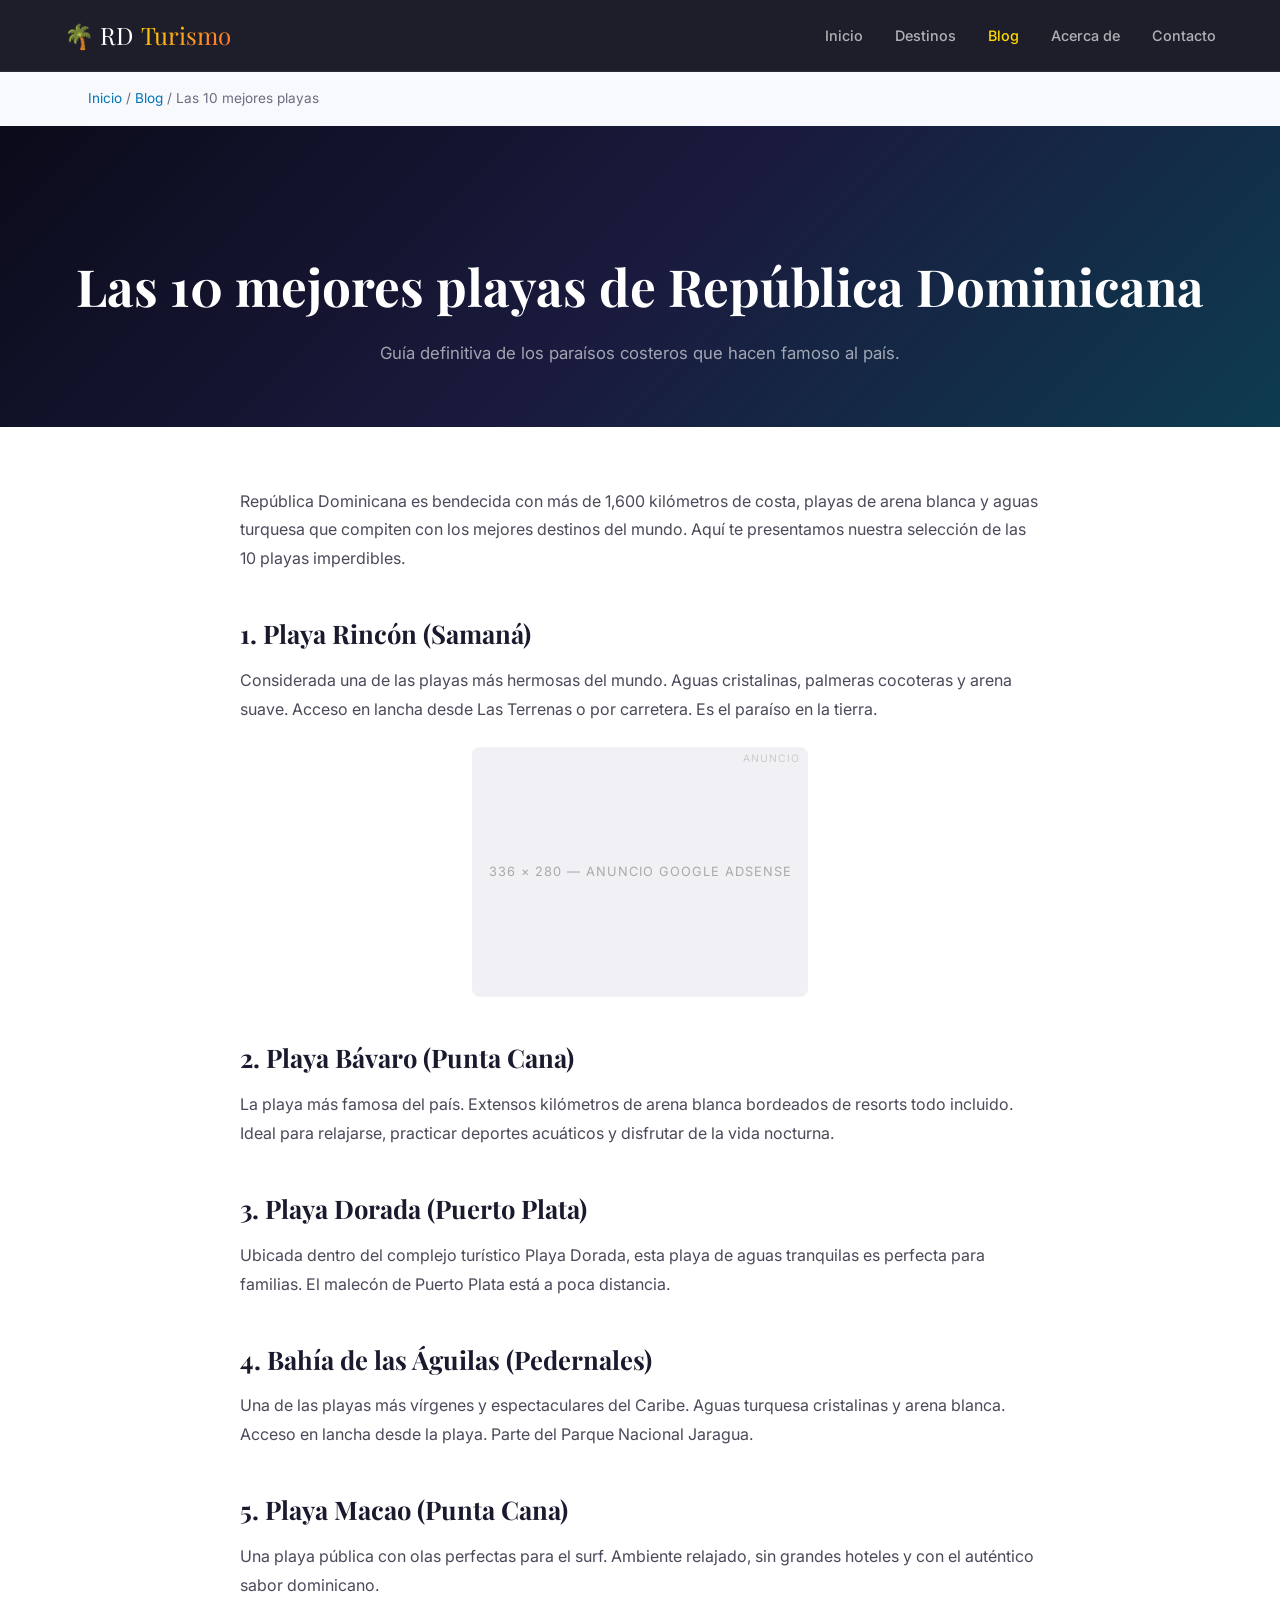
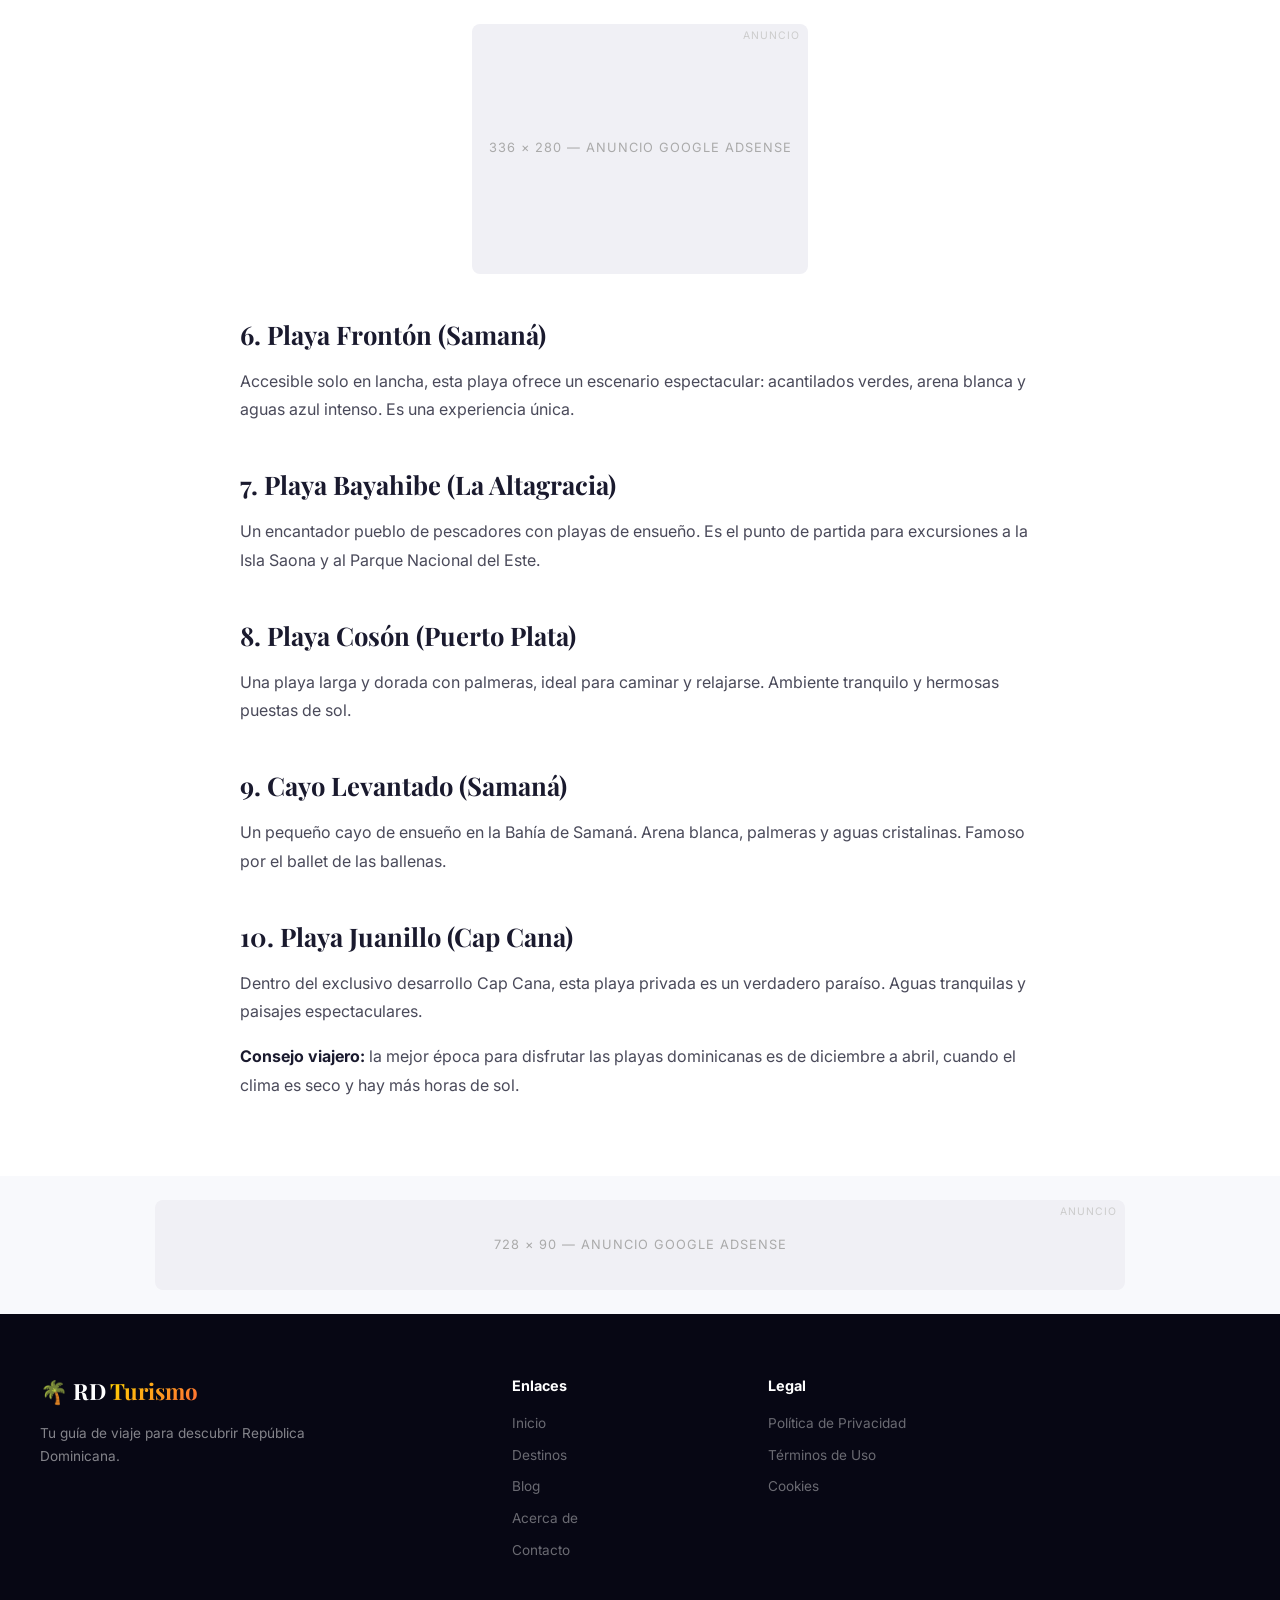
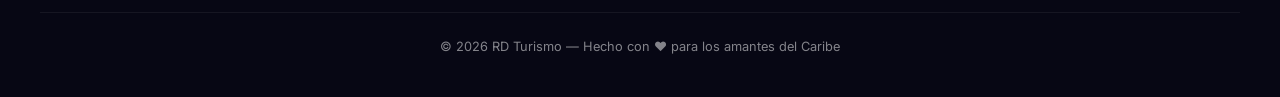
<file: blog/playas-top-10.html>
<!DOCTYPE html>
<html lang="es">
<head>
  <meta charset="UTF-8" />
  <meta name="viewport" content="width=device-width, initial-scale=1.0" />
  <title>Las 10 mejores playas de Rep&uacute;blica Dominicana - RD Turismo</title>
  <meta name="description" content="Descubre las playas m&aacute;s hermosas de Rep&uacute;blica Dominicana: Punta Cana, Bayahibe, Playa Rinc&oacute;n y m&aacute;s. Gu&iacute;a completa con fotos y consejos." />
  <link rel="preconnect" href="https://fonts.googleapis.com" />
  <link href="https://fonts.googleapis.com/css2?family=Playfair+Display:wght@400;700&family=Inter:wght@300;400;600;700&display=swap" rel="stylesheet" />
  <link rel="icon" type="image/svg+xml" href="../css/style.css" />
    <link rel="icon" type="image/svg+xml" href="../img/favicon.svg" />
  <link rel="stylesheet" href="../css/style.css" />
</head>
<body>

  <header class="header">
    <div class="container">
      <a href="../index.html" class="logo">&#127796; RD <span>Turismo</span></a>
      <nav class="nav">
        <a href="../index.html">Inicio</a>
        <a href="../destinos.html">Destinos</a>
        <a href="index.html" class="active">Blog</a>
        <a href="../acerca.html">Acerca de</a>
        <a href="../contacto.html">Contacto</a>
      </nav>
      <button class="hamburger" aria-label="Men&uacute;"><span></span><span></span><span></span></button>
    </div>
  </header>

  <div class="breadcrumb" style="padding-top: 88px;">
    <div class="container">
      <a href="../index.html">Inicio</a> / <a href="index.html">Blog</a> / Las 10 mejores playas
    </div>
  </div>

  <section class="page-header">
    <h1>Las 10 mejores playas de Rep&uacute;blica Dominicana</h1>
    <p>Gu&iacute;a definitiva de los para&iacute;sos costeros que hacen famoso al pa&iacute;s.</p>
  </section>

  <section class="content">
    <article class="content-body">
      <p>Rep&uacute;blica Dominicana es bendecida con m&aacute;s de 1,600 kil&oacute;metros de costa, playas de arena blanca y aguas turquesa que compiten con los mejores destinos del mundo. Aqu&iacute; te presentamos nuestra selecci&oacute;n de las 10 playas imperdibles.</p>

      <h2>1. Playa Rinc&oacute;n (Saman&aacute;)</h2>
      <p>Considerada una de las playas m&aacute;s hermosas del mundo. Aguas cristalinas, palmeras cocoteras y arena suave. Acceso en lancha desde Las Terrenas o por carretera. Es el para&iacute;so en la tierra.</p>

      <!-- AdSense in-article -->
      <div class="ad-container ad-in-article">
        <span class="ad-label">Anuncio</span>
        <span>336 &times; 280 &mdash; Anuncio Google AdSense</span>
      </div>

      <h2>2. Playa B&aacute;varo (Punta Cana)</h2>
      <p>La playa m&aacute;s famosa del pa&iacute;s. Extensos kil&oacute;metros de arena blanca bordeados de resorts todo incluido. Ideal para relajarse, practicar deportes acu&aacute;ticos y disfrutar de la vida nocturna.</p>

      <h2>3. Playa Dorada (Puerto Plata)</h2>
      <p>Ubicada dentro del complejo tur&iacute;stico Playa Dorada, esta playa de aguas tranquilas es perfecta para familias. El malec&oacute;n de Puerto Plata est&aacute; a poca distancia.</p>

      <h2>4. Bah&iacute;a de las &Aacute;guilas (Pedernales)</h2>
      <p>Una de las playas m&aacute;s v&iacute;rgenes y espectaculares del Caribe. Aguas turquesa cristalinas y arena blanca. Acceso en lancha desde la playa. Parte del Parque Nacional Jaragua.</p>

      <h2>5. Playa Macao (Punta Cana)</h2>
      <p>Una playa p&uacute;blica con olas perfectas para el surf. Ambiente relajado, sin grandes hoteles y con el aut&eacute;ntico sabor dominicano.</p>

      <div class="ad-container ad-in-article">
        <span class="ad-label">Anuncio</span>
        <span>336 &times; 280 &mdash; Anuncio Google AdSense</span>
      </div>

      <h2>6. Playa Front&oacute;n (Saman&aacute;)</h2>
      <p>Accesible solo en lancha, esta playa ofrece un escenario espectacular: acantilados verdes, arena blanca y aguas azul intenso. Es una experiencia &uacute;nica.</p>

      <h2>7. Playa Bayahibe (La Altagracia)</h2>
      <p>Un encantador pueblo de pescadores con playas de ensue&ntilde;o. Es el punto de partida para excursiones a la Isla Saona y al Parque Nacional del Este.</p>

      <h2>8. Playa Cos&oacute;n (Puerto Plata)</h2>
      <p>Una playa larga y dorada con palmeras, ideal para caminar y relajarse. Ambiente tranquilo y hermosas puestas de sol.</p>

      <h2>9. Cayo Levantado (Saman&aacute;)</h2>
      <p>Un peque&ntilde;o cayo de ensue&ntilde;o en la Bah&iacute;a de Saman&aacute;. Arena blanca, palmeras y aguas cristalinas. Famoso por el ballet de las ballenas.</p>

      <h2>10. Playa Juanillo (Cap Cana)</h2>
      <p>Dentro del exclusivo desarrollo Cap Cana, esta playa privada es un verdadero para&iacute;so. Aguas tranquilas y paisajes espectaculares.</p>

      <p><strong>Consejo viajero:</strong> la mejor &eacute;poca para disfrutar las playas dominicanas es de diciembre a abril, cuando el clima es seco y hay m&aacute;s horas de sol.</p>
    </article>
  </section>

  <div class="ad-container ad-leaderboard">
    <span class="ad-label">Anuncio</span>
    <span>728 &times; 90 &mdash; Anuncio Google AdSense</span>
  </div>

  <footer class="footer">
    <div class="footer-grid">
      <div class="footer-brand">
        <h3>&#127796; RD <span>Turismo</span></h3>
        <p>Tu gu&iacute;a de viaje para descubrir Rep&uacute;blica Dominicana.</p>
      </div>
      <div class="footer-col">
        <h4>Enlaces</h4>
        <a href="../index.html">Inicio</a>
        <a href="../destinos.html">Destinos</a>
        <a href="index.html">Blog</a>
        <a href="../acerca.html">Acerca de</a>
        <a href="../contacto.html">Contacto</a>
      </div>
      <div class="footer-col">
        <h4>Legal</h4>
        <a href="../privacidad.html">Pol&iacute;tica de Privacidad</a>
        <a href="../terminos.html">T&eacute;rminos de Uso</a>
        <a href="../privacidad.html#cookies">Cookies</a>
      </div>
    </div>
    <div class="footer-bottom">
      &copy; 2026 RD Turismo &mdash; Hecho con &#9829; para los amantes del Caribe
    </div>
  </footer>

  <script src="../js/main.js"></script>
</body>
</html>
</file>
<file: css/style.css>
/* ============================================
   República Dominicana Turismo - Global Styles
   Designed for Google AdSense
   ============================================ */

/* ---------- RESET ---------- */
*, *::before, *::after {
  margin: 0;
  padding: 0;
  box-sizing: border-box;
}

:root {
  --gold: #ffd700;
  --orange: #ff6b35;
  --dark: #0b0b1a;
  --dark2: #1a1a3e;
  --teal: #0d3b4f;
  --blue: #0077b6;
  --light: #f8f9fc;
  --gray: #6c6c80;
  --text: #1a1a2e;
  --font-serif: 'Playfair Display', Georgia, serif;
  --font-sans: 'Inter', -apple-system, BlinkMacSystemFont, 'Segoe UI', sans-serif;
  --radius: 16px;
  --shadow: 0 4px 24px rgba(0,0,0,0.06);
  --shadow-hover: 0 12px 40px rgba(0,0,0,0.1);
  --max-width: 1200px;
  --header-h: 72px;
  --ad-bg: #f0f0f5;
}

html {
  scroll-behavior: smooth;
}

body {
  font-family: var(--font-sans);
  color: var(--text);
  background: var(--light);
  line-height: 1.6;
  -webkit-font-smoothing: antialiased;
}

img {
  max-width: 100%;
  height: auto;
  display: block;
}

/* ---------- IMAGE PLACEHOLDER ---------- */
.img-placeholder {
  background-size: cover;
  background-position: center;
  background-repeat: no-repeat;
  position: relative;
  overflow: hidden;
  display: flex;
  align-items: center;
  justify-content: center;
}

.img-placeholder .img-icon {
  font-size: 2.5rem;
  opacity: 0.6;
  z-index: 1;
}

.img-placeholder .img-label {
  position: absolute;
  bottom: 12px;
  left: 12px;
  background: rgba(0,0,0,0.6);
  color: rgba(255,255,255,0.8);
  padding: 4px 12px;
  border-radius: 6px;
  font-size: 0.75rem;
  letter-spacing: 0.5px;
  backdrop-filter: blur(4px);
}

.img-placeholder::after {
  content: '';
  position: absolute;
  inset: 0;
  background: rgba(0,0,0,0.08);
  transition: background 0.3s;
}

.img-placeholder:hover::after {
  background: rgba(0,0,0,0.02);
}

.img-gallery-item {
  width: 100%;
  height: 100%;
  min-height: 200px;
}

a {
  color: inherit;
  text-decoration: none;
}

/* ---------- HEADER / NAV ---------- */
.header {
  position: fixed;
  top: 0;
  left: 0;
  width: 100%;
  height: var(--header-h);
  z-index: 1000;
  background: rgba(11, 11, 26, 0.92);
  backdrop-filter: blur(12px);
  border-bottom: 1px solid rgba(255,255,255,0.06);
  transition: background 0.3s;
}

.header .container {
  max-width: var(--max-width);
  margin: 0 auto;
  padding: 0 24px;
  height: 100%;
  display: flex;
  align-items: center;
  justify-content: space-between;
}

.logo {
  font-family: var(--font-serif);
  font-size: 1.5rem;
  color: #fff;
  display: flex;
  align-items: center;
  gap: 8px;
}

.logo span {
  background: linear-gradient(135deg, var(--gold), var(--orange));
  -webkit-background-clip: text;
  -webkit-text-fill-color: transparent;
  background-clip: text;
}

.nav {
  display: flex;
  align-items: center;
  gap: 32px;
}

.nav a {
  color: rgba(255,255,255,0.65);
  font-size: 0.9rem;
  font-weight: 500;
  position: relative;
  transition: color 0.3s;
}

.nav a::after {
  content: '';
  position: absolute;
  bottom: -4px;
  left: 0;
  width: 0;
  height: 2px;
  background: linear-gradient(90deg, var(--gold), var(--orange));
  transition: width 0.3s;
}

.nav a:hover {
  color: #fff;
}

.nav a:hover::after {
  width: 100%;
}

.nav a.active {
  color: var(--gold);
}

/* Hamburger */
.hamburger {
  display: none;
  flex-direction: column;
  gap: 5px;
  cursor: pointer;
  background: none;
  border: none;
  padding: 4px;
}

.hamburger span {
  display: block;
  width: 26px;
  height: 2px;
  background: #fff;
  border-radius: 2px;
  transition: all 0.3s;
}

.hamburger.active span:nth-child(1) {
  transform: rotate(45deg) translate(5px, 5px);
}

.hamburger.active span:nth-child(2) {
  opacity: 0;
}

.hamburger.active span:nth-child(3) {
  transform: rotate(-45deg) translate(5px, -5px);
}

/* ---------- MAIN CONTENT ---------- */
.main {
  padding-top: var(--header-h);
  min-height: 80vh;
}

/* ---------- CONTAINER ---------- */
.container {
  max-width: var(--max-width);
  margin: 0 auto;
  padding: 0 24px;
}

/* ---------- SECTION ---------- */
.section {
  padding: 80px 0;
}

.section-title {
  text-align: center;
  margin-bottom: 56px;
}

.section-title h2 {
  font-family: var(--font-serif);
  font-size: clamp(1.8rem, 4vw, 2.8rem);
  color: var(--text);
  margin-bottom: 12px;
}

.section-title p {
  color: var(--gray);
  font-size: 1.05rem;
  max-width: 560px;
  margin: 0 auto;
}

.section-title .line {
  width: 60px;
  height: 3px;
  background: linear-gradient(90deg, var(--gold), var(--orange));
  margin: 16px auto 0;
  border-radius: 2px;
}

.section-title.light h2 { color: #fff; }
.section-title.light p { color: rgba(255,255,255,0.6); }

/* ---------- HERO ---------- */
.hero {
  min-height: 70vh;
  display: flex;
  align-items: center;
  justify-content: center;
  text-align: center;
  background: linear-gradient(135deg, var(--dark) 0%, var(--dark2) 40%, var(--teal) 70%, var(--dark) 100%);
  position: relative;
  overflow: hidden;
  padding: 100px 24px 80px;
}

.hero h1 {
  font-family: var(--font-serif);
  font-size: clamp(2.5rem, 8vw, 5rem);
  color: #fff;
  line-height: 1.1;
  margin-bottom: 16px;
}

.hero h1 span {
  background: linear-gradient(135deg, var(--gold), var(--orange));
  -webkit-background-clip: text;
  -webkit-text-fill-color: transparent;
  background-clip: text;
}

.hero p {
  font-size: clamp(1rem, 2vw, 1.2rem);
  color: rgba(255,255,255,0.65);
  max-width: 620px;
  margin: 0 auto 32px;
  font-weight: 300;
}

.hero-sm {
  min-height: 40vh;
  padding: 120px 24px 60px;
}

.hero-sm h1 {
  font-size: clamp(2rem, 5vw, 3.2rem);
}

/* ---------- BUTTONS ---------- */
.btn {
  display: inline-block;
  padding: 14px 40px;
  border-radius: 50px;
  font-weight: 700;
  font-size: 0.95rem;
  letter-spacing: 0.3px;
  border: none;
  cursor: pointer;
  transition: transform 0.3s, box-shadow 0.3s;
}

.btn-primary {
  background: linear-gradient(135deg, var(--gold), var(--orange));
  color: var(--dark);
  box-shadow: 0 8px 32px rgba(255, 107, 53, 0.25);
}

.btn-primary:hover {
  transform: translateY(-3px);
  box-shadow: 0 12px 40px rgba(255, 107, 53, 0.4);
}

.btn-outline {
  border: 2px solid rgba(255,255,255,0.2);
  color: #fff;
  background: transparent;
}

.btn-outline:hover {
  border-color: var(--gold);
  color: var(--gold);
  transform: translateY(-2px);
}

/* ---------- GRID ---------- */
.grid-3 {
  display: grid;
  grid-template-columns: repeat(auto-fit, minmax(280px, 1fr));
  gap: 28px;
}

.grid-2 {
  display: grid;
  grid-template-columns: repeat(auto-fit, minmax(340px, 1fr));
  gap: 32px;
}

/* ---------- CARD ---------- */
.card {
  background: #fff;
  border-radius: var(--radius);
  padding: 36px 28px;
  box-shadow: var(--shadow);
  transition: transform 0.4s, box-shadow 0.4s;
  position: relative;
  overflow: hidden;
}

.card-top {
  border-top: 4px solid transparent;
  border-image: linear-gradient(90deg, var(--gold), var(--orange)) 1;
}

.card-icon {
  font-size: 2.5rem;
  display: block;
  margin-bottom: 16px;
}

.card h3 {
  font-size: 1.2rem;
  margin-bottom: 10px;
}

.card p {
  color: var(--gray);
  font-size: 0.92rem;
  line-height: 1.65;
}

.card:hover {
  transform: translateY(-6px);
  box-shadow: var(--shadow-hover);
}

/* ---------- AD PLACEHOLDER ---------- */
.ad-container {
  background: var(--ad-bg);
  border-radius: 8px;
  display: flex;
  align-items: center;
  justify-content: center;
  color: #aaa;
  font-size: 0.8rem;
  text-transform: uppercase;
  letter-spacing: 1px;
  margin: 24px 0;
  overflow: hidden;
  position: relative;
}

.ad-rectangle {
  width: 100%;
  min-height: 90px;
  max-width: 728px;
  margin: 24px auto;
}

.ad-skyscraper {
  min-height: 600px;
  width: 160px;
  float: right;
  margin: 0 0 24px 24px;
}

.ad-in-article {
  min-height: 250px;
  width: 100%;
  max-width: 336px;
  margin: 24px auto;
}

.ad-leaderboard {
  width: 100%;
  min-height: 90px;
  max-width: 970px;
  margin: 24px auto;
}

.ad-banner {
  min-height: 250px;
  width: 100%;
  max-width: 300px;
  margin: 24px auto;
}

.ad-label {
  position: absolute;
  top: 4px;
  right: 8px;
  font-size: 0.65rem;
  color: #ccc;
  letter-spacing: 1px;
}

/* ---------- ARTICLE ---------- */
.article-card {
  background: #fff;
  border-radius: var(--radius);
  overflow: hidden;
  box-shadow: var(--shadow);
  transition: transform 0.4s, box-shadow 0.4s;
}

.article-card:hover {
  transform: translateY(-4px);
  box-shadow: var(--shadow-hover);
}

.article-img {
  height: 200px;
  background-size: cover;
  background-position: center;
}

.article-body {
  padding: 24px;
}

.article-body .tag {
  display: inline-block;
  padding: 4px 12px;
  border-radius: 50px;
  background: rgba(255, 107, 53, 0.1);
  color: var(--orange);
  font-size: 0.75rem;
  font-weight: 600;
  margin-bottom: 10px;
}

.article-body h3 {
  font-size: 1.15rem;
  margin-bottom: 8px;
}

.article-body p {
  color: var(--gray);
  font-size: 0.9rem;
  margin-bottom: 16px;
}

.article-body .read-more {
  color: var(--orange);
  font-weight: 600;
  font-size: 0.9rem;
}

/* ---------- PAGE HEADER ---------- */
.page-header {
  background: linear-gradient(135deg, var(--dark), var(--dark2), var(--teal));
  padding: 120px 24px 60px;
  text-align: center;
}

.page-header h1 {
  font-family: var(--font-serif);
  font-size: clamp(2rem, 5vw, 3.2rem);
  color: #fff;
  margin-bottom: 12px;
}

.page-header p {
  color: rgba(255,255,255,0.6);
  font-size: 1.05rem;
  max-width: 560px;
  margin: 0 auto;
}

/* ---------- CONTENT ---------- */
.content {
  background: #fff;
  padding: 60px 24px;
}

.content-body {
  max-width: 800px;
  margin: 0 auto;
}

.content-body h2 {
  font-family: var(--font-serif);
  font-size: 1.6rem;
  margin-top: 40px;
  margin-bottom: 12px;
}

.content-body h3 {
  font-size: 1.15rem;
  margin-top: 28px;
  margin-bottom: 8px;
}

.content-body p {
  color: #4a4a5a;
  margin-bottom: 16px;
  line-height: 1.8;
}

.content-body ul {
  margin: 16px 0;
  padding-left: 24px;
}

.content-body li {
  color: #4a4a5a;
  margin-bottom: 8px;
  line-height: 1.7;
}

.content-body strong {
  color: var(--text);
}

/* ---------- CONTACT FORM ---------- */
.contact-form {
  max-width: 600px;
  margin: 0 auto;
}

.form-group {
  margin-bottom: 20px;
}

.form-group label {
  display: block;
  font-size: 0.9rem;
  font-weight: 600;
  margin-bottom: 6px;
  color: var(--text);
}

.form-group input,
.form-group textarea,
.form-group select {
  width: 100%;
  padding: 14px 16px;
  border: 2px solid #e0e0e8;
  border-radius: 10px;
  font-family: var(--font-sans);
  font-size: 0.95rem;
  transition: border-color 0.3s;
  background: #fff;
}

.form-group input:focus,
.form-group textarea:focus {
  outline: none;
  border-color: var(--orange);
}

.form-group textarea {
  min-height: 150px;
  resize: vertical;
}

/* ---------- LEGAL PAGES ---------- */
.legal-content h2 {
  margin-top: 48px;
  padding-bottom: 8px;
  border-bottom: 2px solid var(--light);
}

.legal-content p {
  margin-bottom: 14px;
}

.legal-content ul {
  margin-bottom: 16px;
}

/* ---------- BREADCRUMB ---------- */
.breadcrumb {
  padding: 16px 0;
  font-size: 0.85rem;
  color: var(--gray);
}

.breadcrumb a {
  color: var(--blue);
}

.breadcrumb a:hover {
  text-decoration: underline;
}

/* ---------- FOOTER ---------- */
.footer {
  background: #070714;
  color: rgba(255,255,255,0.5);
  padding: 60px 24px 40px;
  margin-top: 0;
}

.footer-grid {
  max-width: var(--max-width);
  margin: 0 auto;
  display: grid;
  grid-template-columns: 2fr 1fr 1fr 1fr;
  gap: 40px;
  margin-bottom: 40px;
}

.footer-brand h3 {
  font-family: var(--font-serif);
  font-size: 1.4rem;
  color: #fff;
  margin-bottom: 12px;
}

.footer-brand h3 span {
  background: linear-gradient(135deg, var(--gold), var(--orange));
  -webkit-background-clip: text;
  -webkit-text-fill-color: transparent;
  background-clip: text;
}

.footer-brand p {
  font-size: 0.85rem;
  line-height: 1.7;
  max-width: 300px;
}

.footer-col h4 {
  color: #fff;
  font-size: 0.9rem;
  margin-bottom: 16px;
}

.footer-col a {
  display: block;
  color: rgba(255,255,255,0.4);
  font-size: 0.85rem;
  margin-bottom: 10px;
  transition: color 0.3s;
}

.footer-col a:hover {
  color: var(--gold);
}

.footer-bottom {
  max-width: var(--max-width);
  margin: 0 auto;
  padding-top: 24px;
  border-top: 1px solid rgba(255,255,255,0.06);
  text-align: center;
  font-size: 0.8rem;
}

/* ---------- BREADCRUMB ---------- */
.breadcrumb {
  padding: 16px 24px;
  max-width: var(--max-width);
  margin: 0 auto;
  font-size: 0.85rem;
  color: var(--gray);
}

.breadcrumb a {
  color: var(--blue);
}

.breadcrumb a:hover {
  text-decoration: underline;
}

/* ---------- RESPONSIVE ---------- */
@media (max-width: 968px) {
  .footer-grid {
    grid-template-columns: 1fr 1fr;
  }
}

@media (max-width: 768px) {
  .nav {
    position: fixed;
    top: var(--header-h);
    left: 0;
    width: 100%;
    background: rgba(11, 11, 26, 0.98);
    flex-direction: column;
    padding: 24px;
    gap: 20px;
    transform: translateY(-120%);
    transition: transform 0.4s;
    border-bottom: 1px solid rgba(255,255,255,0.06);
  }

  .nav.open {
    transform: translateY(0);
  }

  .hamburger {
    display: flex;
  }

  .ad-skyscraper {
    float: none;
    width: 100%;
    min-height: 90px;
    margin: 24px 0;
  }

  .footer-grid {
    grid-template-columns: 1fr;
  }
}

@media (max-width: 480px) {
  .section {
    padding: 48px 0;
  }

  .grid-2 {
    grid-template-columns: 1fr;
  }

  .hero {
    padding: 80px 20px 60px;
    min-height: 60vh;
  }
}
</file>
